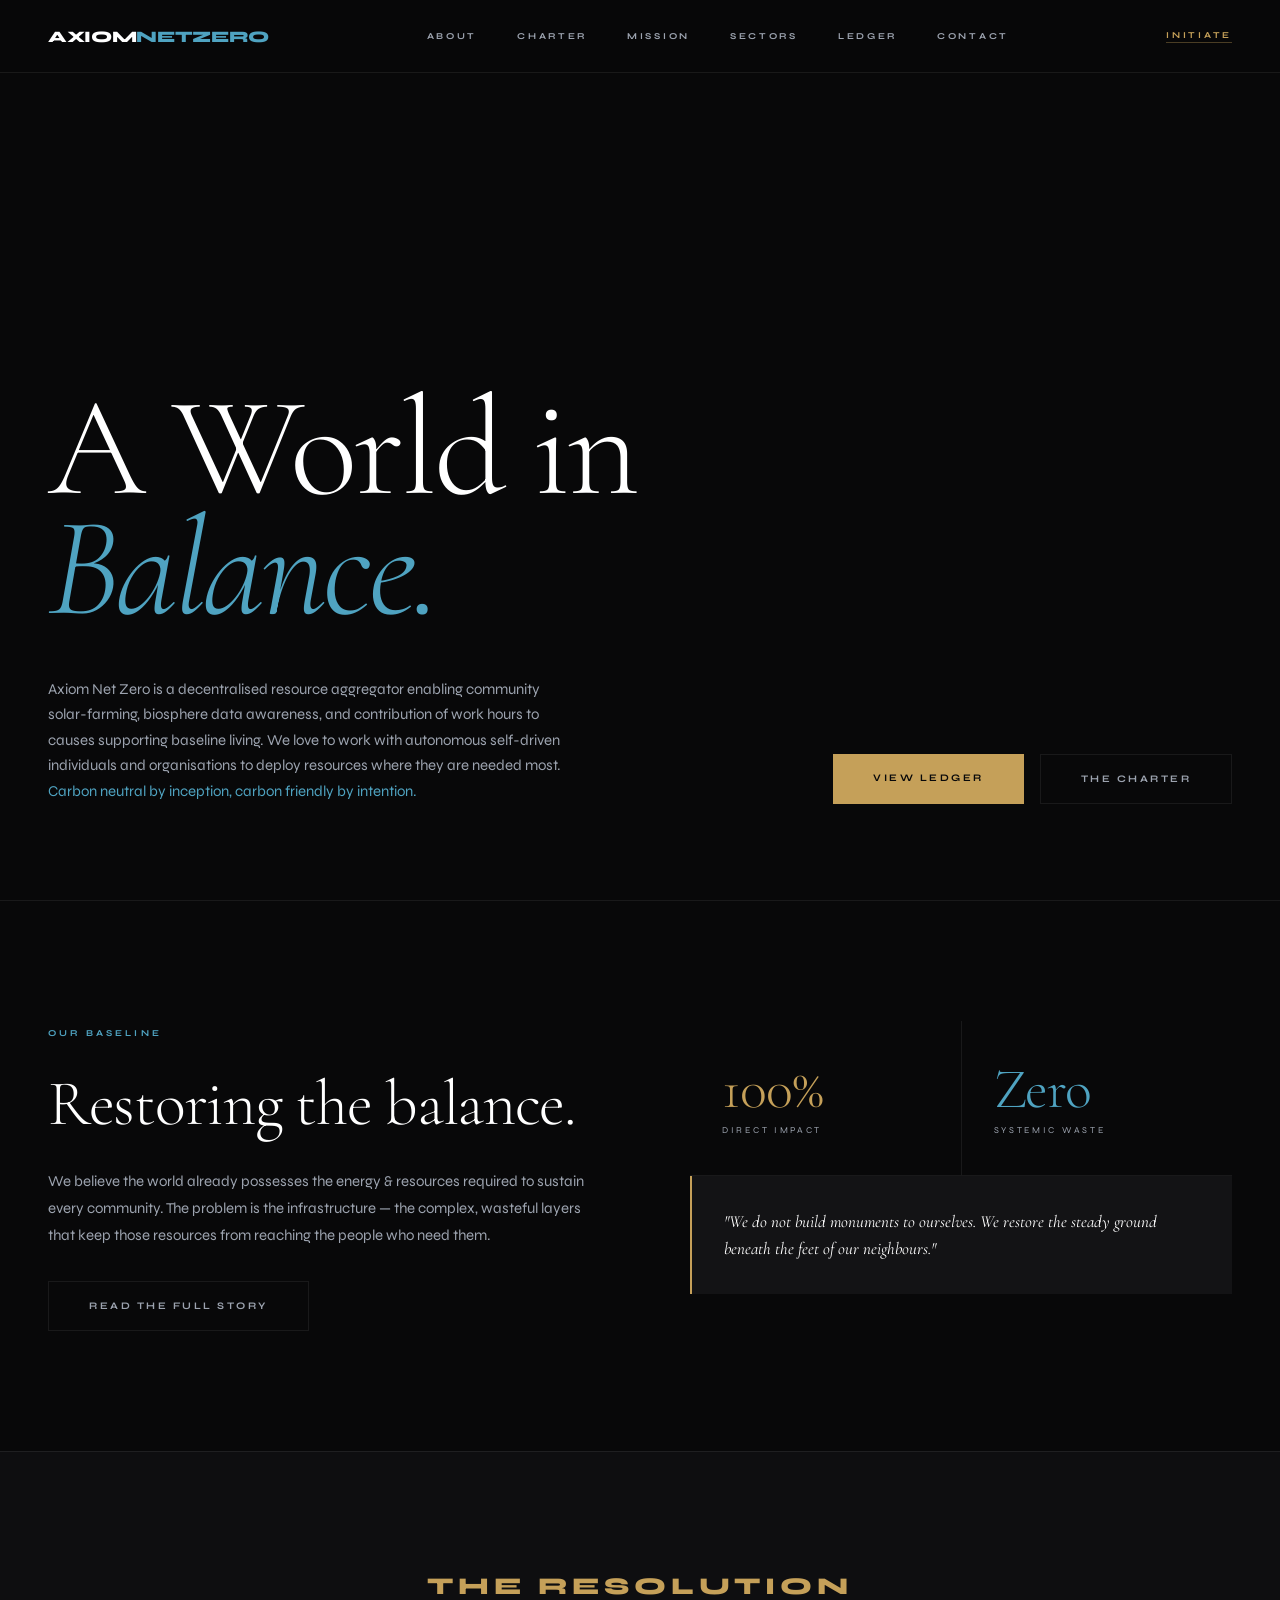
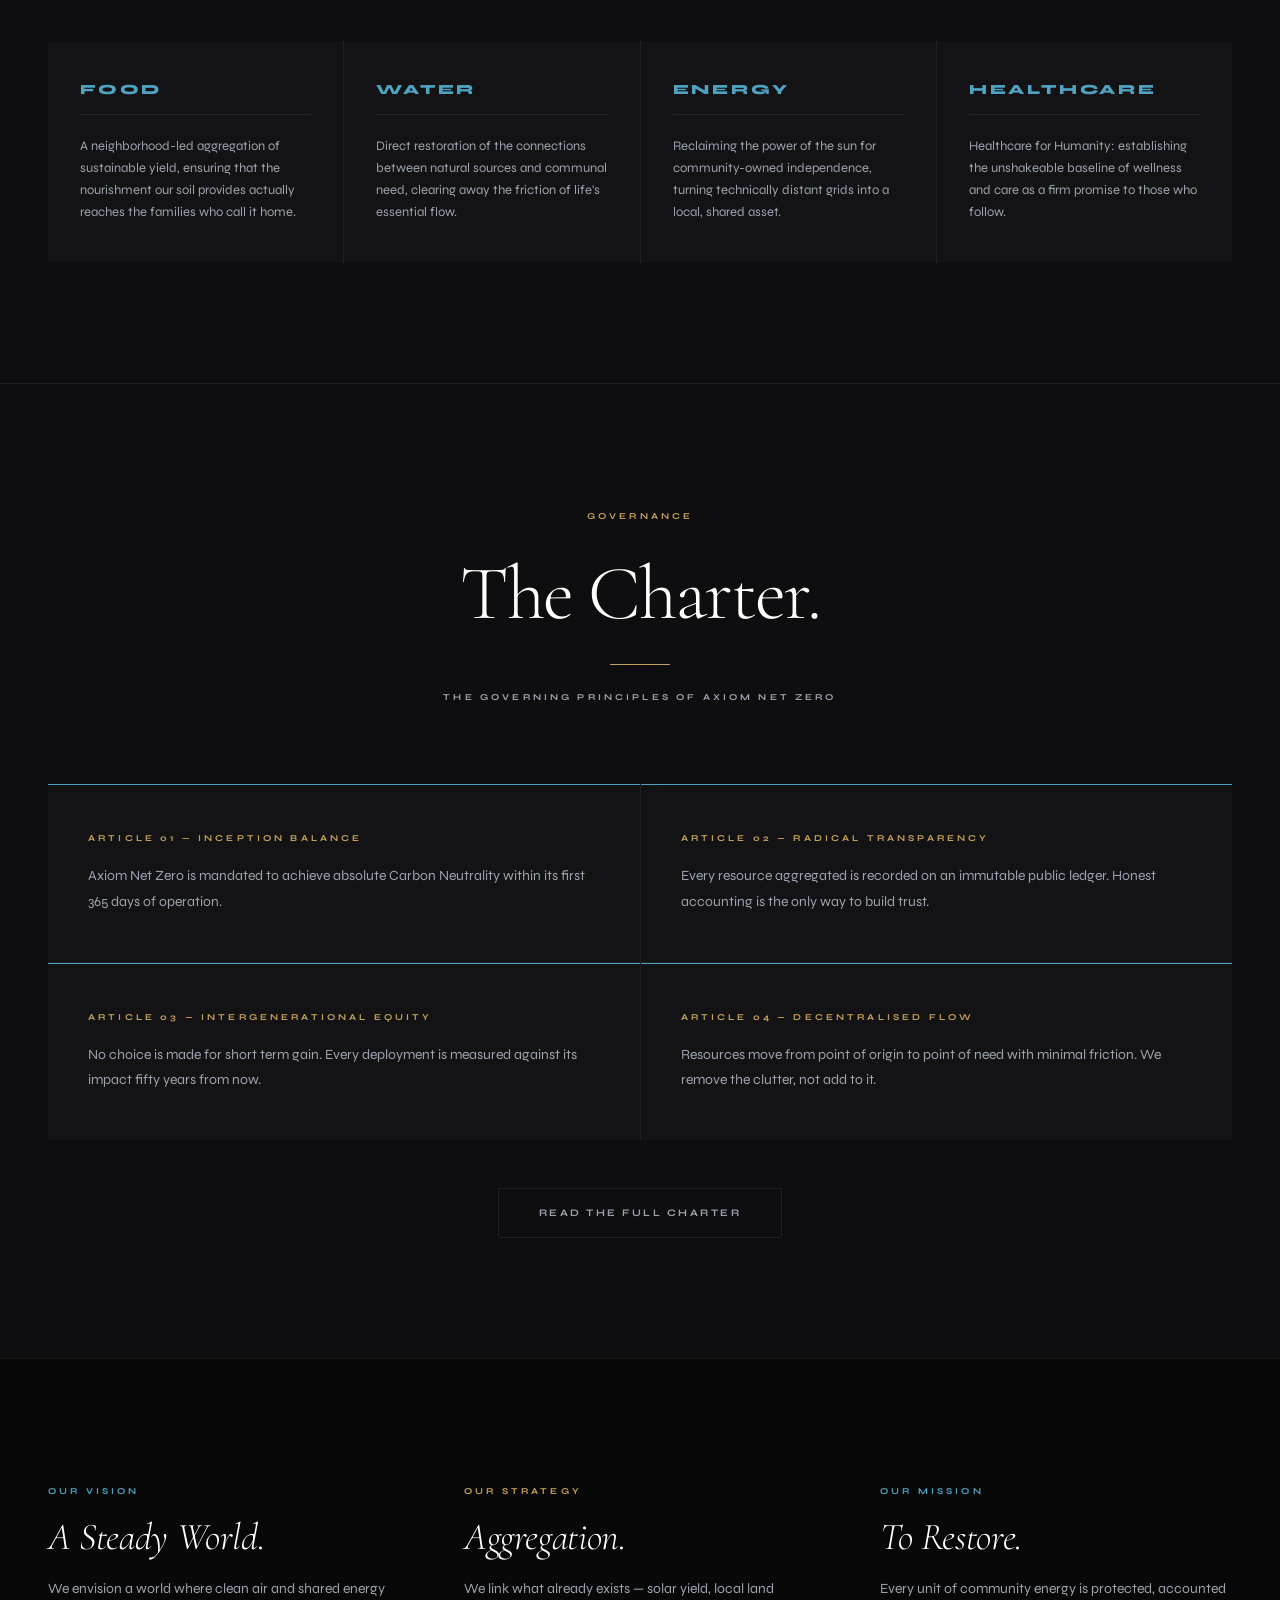
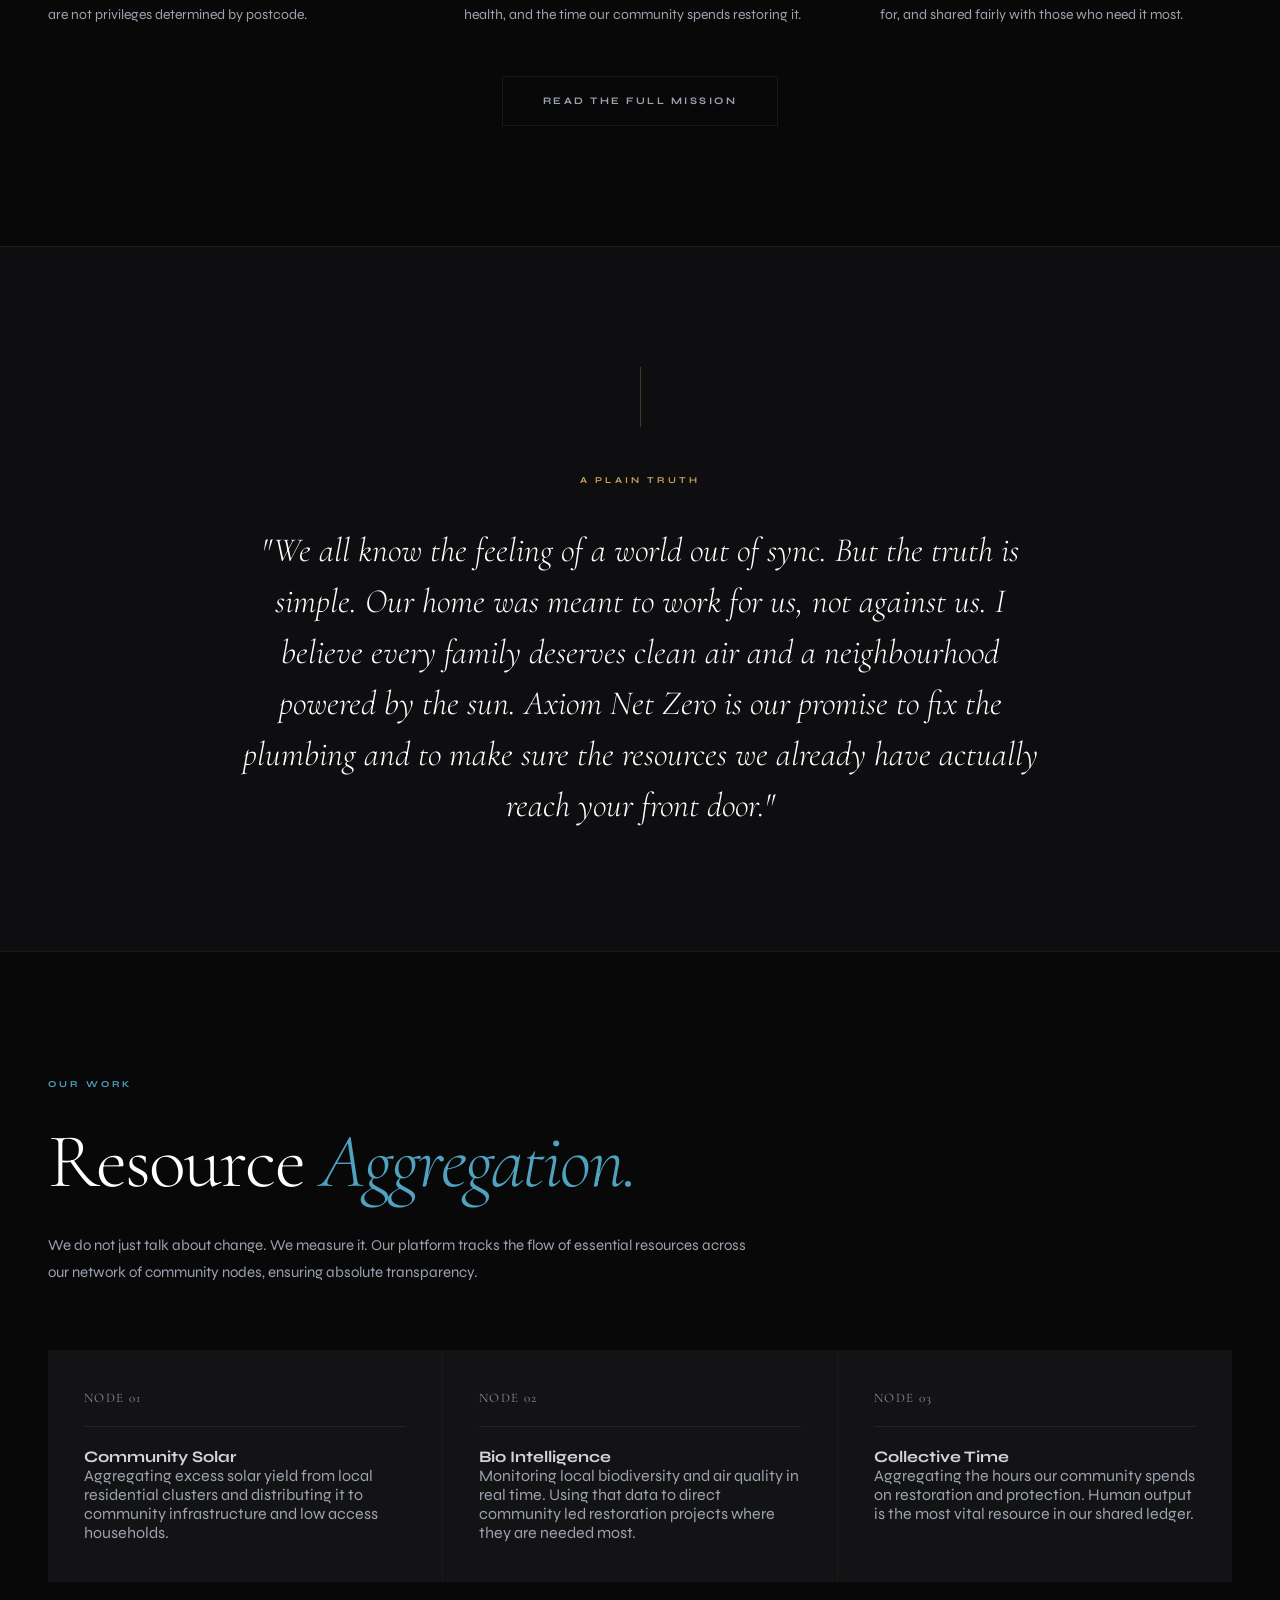
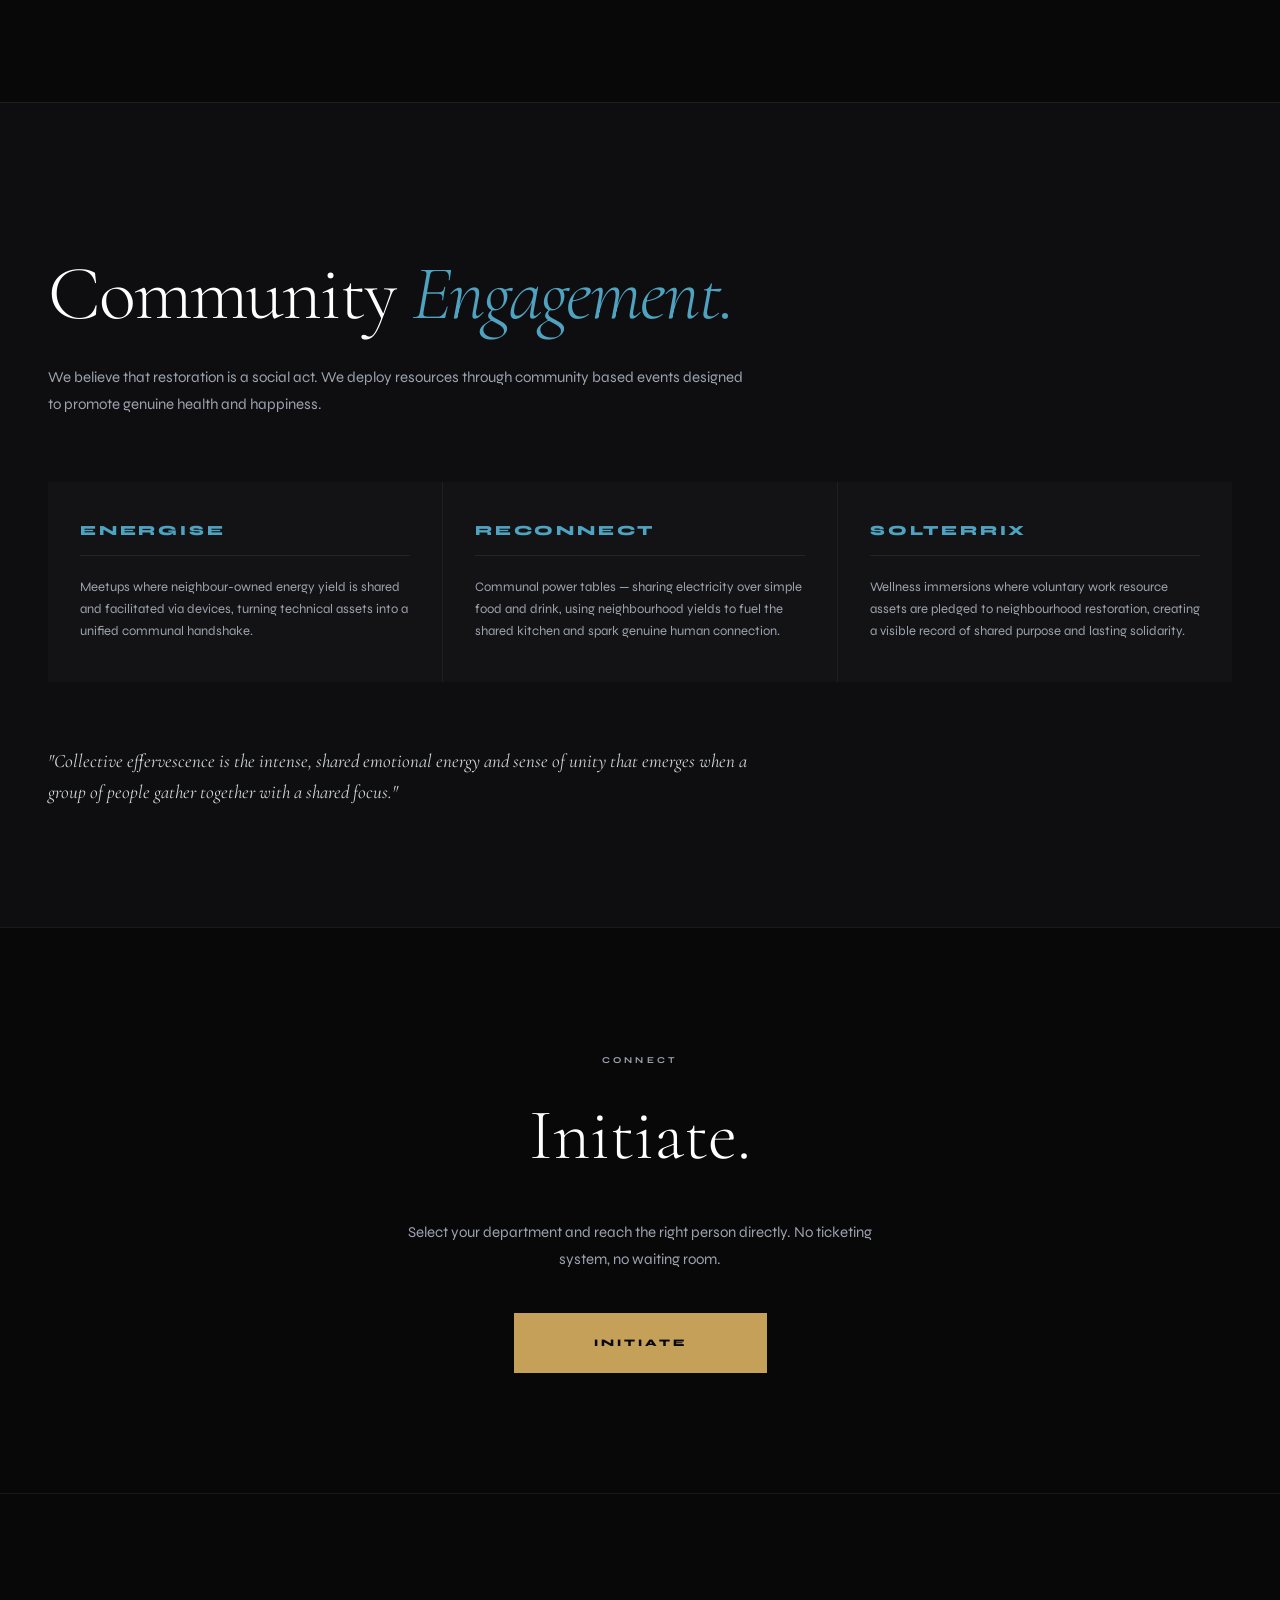
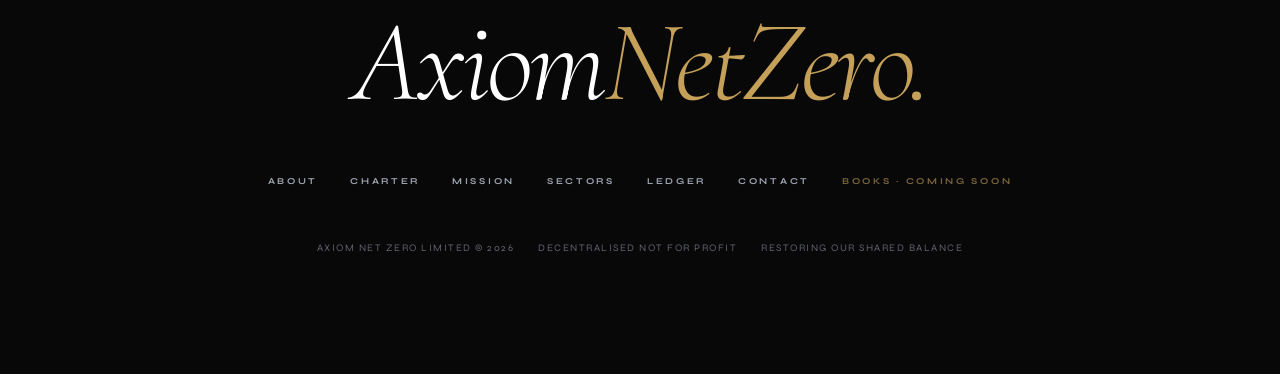
<file: index.html>
<!DOCTYPE html>
<html lang="en">
<head>
    <meta charset="UTF-8">
    <meta name="viewport" content="width=device-width, initial-scale=1.0">
    <title>Axiom Net Zero | Restoring Our Shared Balance</title>
    <meta name="description" content="Axiom Net Zero is a decentralised resource aggregator enabling community solar-farming, biosphere data awareness, and collective restoration work.">
    <link href="https://fonts.googleapis.com/css2?family=Cormorant+Garamond:ital,wght@0,300;0,400;0,600;1,300;1,400&family=Syne:wght@400;500;700;800&display=swap" rel="stylesheet">
    <link rel="stylesheet" href="styles.css">
</head>
<body>

    <nav>
        <div class="nav-inner">
            <a href="index.html" class="wordmark">Axiom<span>NetZero</span></a>
            <div class="nav-links">
                <a href="about.html">About</a>
                <a href="charter.html">Charter</a>
                <a href="mission.html">Mission</a>
                <a href="sectors.html">Sectors</a>
                <a href="ledger.html">Ledger</a>
                <a href="contact.html">Contact</a>
            </div>
            <a href="contact.html" class="nav-cta">Initiate</a>
        </div>
    </nav>

    <div class="page-enter">
        <div class="hero-wrap">
            <div class="hero">
                <h1>A World in<br><em>Balance.</em></h1>
                <div class="hero-sub">
                    <p class="hero-desc">
                        Axiom Net Zero is a decentralised resource aggregator enabling community solar-farming, biosphere data awareness, and contribution of work hours to causes supporting baseline living. We love to work with autonomous self-driven individuals and organisations to deploy resources where they are needed most.
                        <span class="coral">Carbon neutral by inception, carbon friendly by intention.</span>
                    </p>
                    <div class="hero-actions">
                        <a href="ledger.html" class="btn-primary">View Ledger</a>
                        <a href="charter.html" class="btn-ghost">The Charter</a>
                    </div>
                </div>
            </div>
        </div>

        <div class="section-divider">
            <div class="section reveal" id="about">
                <div class="two-col">
                    <div class="about-left">
                        <span class="eyebrow coral">OUR Baseline</span>
                        <h3>Restoring the balance.</h3>
                        <p>We believe the world already possesses the energy & resources required to sustain every community. The problem is the infrastructure — the complex, wasteful layers that keep those resources from reaching the people who need them.</p>
                        <a href="about.html" class="btn-ghost" style="margin-top: 8px;">Read The Full Story</a>
                    </div>
                    <div>
                        <div class="stat-grid">
                            <div class="stat-cell"><div class="stat-num">100%</div><div class="stat-label">Direct Impact</div></div>
                            <div class="stat-cell"><div class="stat-num c">Zero</div><div class="stat-label">Systemic Waste</div></div>
                            <div class="stat-quote"><p>"We do not build monuments to ourselves. We restore the steady ground beneath the feet of our neighbours."</p></div>
                        </div>
                    </div>
                </div>
            </div>
        </div>

        <div class="full-bleed section-divider" id="pillars">
            <div class="section reveal">
                <h2 style="display: block; text-align: center; margin-bottom: 40px; font-size: 24px; letter-spacing: 0.2em; font-weight: 800; text-transform: uppercase; color: var(--gold);">THE RESOLUTION</h2>
                <div class="grid-4">
                    <div class="pillar-cell"><h4>Food</h4><p>A neighborhood-led aggregation of sustainable yield, ensuring that the nourishment our soil provides actually reaches the families who call it home.</p></div>
                    <div class="pillar-cell"><h4>Water</h4><p>Direct restoration of the connections between natural sources and communal need, clearing away the friction of life's essential flow.</p></div>
                    <div class="pillar-cell"><h4>Energy</h4><p>Reclaiming the power of the sun for community-owned independence, turning technically distant grids into a local, shared asset.</p></div>
                    <div class="pillar-cell"><h4>Healthcare</h4><p>Healthcare for Humanity: establishing the unshakeable baseline of wellness and care as a firm promise to those who follow.</p></div>
                </div>
            </div>
        </div>

        <div class="full-bleed section-divider" id="charter">
            <div class="section reveal">
                <div class="charter-header">
                    <span class="eyebrow gold">Governance</span>
                    <h2>The Charter.</h2>
                    <div class="charter-rule"></div>
                    <span class="eyebrow ash">The Governing Principles of Axiom Net Zero</span>
                </div>
                <div class="charter-grid">
                    <div class="charter-item"><h4>Article 01 — Inception Balance</h4><p>Axiom Net Zero is mandated to achieve absolute Carbon Neutrality within its first 365 days of operation.</p></div>
                    <div class="charter-item"><h4>Article 02 — Radical Transparency</h4><p>Every resource aggregated is recorded on an immutable public ledger. Honest accounting is the only way to build trust.</p></div>
                    <div class="charter-item"><h4>Article 03 — Intergenerational Equity</h4><p>No choice is made for short term gain. Every deployment is measured against its impact fifty years from now.</p></div>
                    <div class="charter-item"><h4>Article 04 — Decentralised Flow</h4><p>Resources move from point of origin to point of need with minimal friction. We remove the clutter, not add to it.</p></div>
                </div>
                <div style="text-align: center; margin-top: 48px;"><a href="charter.html" class="btn-ghost">Read The Full Charter</a></div>
            </div>
        </div>

        <div class="section-divider" id="mission">
            <div class="section reveal">
                <div class="vision-row">
                    <div class="vision-col"><span class="eyebrow coral">OUR Vision</span><h3>A Steady World.</h3><p class="ash">We envision a world where clean air and shared energy are not privileges determined by postcode.</p></div>
                    <div class="vision-col"><span class="eyebrow gold">OUR Strategy</span><h3>Aggregation.</h3><p class="ash">We link what already exists — solar yield, local land health, and the time our community spends restoring it.</p></div>
                    <div class="vision-col"><span class="eyebrow coral">OUR Mission</span><h3>To Restore.</h3><p class="ash">Every unit of community energy is protected, accounted for, and shared fairly with those who need it most.</p></div>
                </div>
                <div style="text-align: center; margin-top: 48px;"><a href="mission.html" class="btn-ghost">Read The Full Mission</a></div>
            </div>
        </div>

        <div class="full-bleed section-divider" id="mandate">
            <div class="section reveal">
                <div style="max-width: 800px; margin: 0 auto; text-align: center;">
                    <div style="width: 1px; height: 60px; background: rgba(197,160,89,0.3); margin: 0 auto 48px;"></div>
                    <span class="eyebrow gold" style="display:block;margin-bottom:40px;">A Plain Truth</span>
                    <p style="font-family: 'Cormorant Garamond', serif; font-size: clamp(22px, 2.8vw, 34px); font-weight: 300; font-style: italic; line-height: 1.5; color: #fff;">
                        "We all know the feeling of a world out of sync. But the truth is simple. Our home was meant to work for us, not against us. I believe every family deserves clean air and a neighbourhood powered by the sun. Axiom Net Zero is our promise to fix the plumbing and to make sure the resources we already have actually reach your front door."
                    </p>
                </div>
            </div>
        </div>

        <div class="section-divider" id="work">
            <div class="section reveal">
                <div style="max-width: 700px; margin-bottom: 64px;">
                    <span class="eyebrow coral">OUR WORK</span>
                    <h2 style="font-family: 'Cormorant Garamond', serif; font-weight: 300; font-size: clamp(48px, 6vw, 80px); letter-spacing: -0.025em; color: #fff; margin: 24px 0;">Resource <em style="color: var(--coral); font-style: italic;">Aggregation.</em></h2>
                    <p class="ash" style="font-size: 15px; line-height: 1.8;">We do not just talk about change. We measure it. Our platform tracks the flow of essential resources across our network of community nodes, ensuring absolute transparency.</p>
                </div>
                <div class="deploy-grid">
                    <div class="deploy-cell"><span class="deploy-num">NODE 01</span><h4>Community Solar</h4><p class="ash">Aggregating excess solar yield from local residential clusters and distributing it to community infrastructure and low access households.</p></div>
                    <div class="deploy-cell"><span class="deploy-num">NODE 02</span><h4>Bio Intelligence</h4><p class="ash">Monitoring local biodiversity and air quality in real time. Using that data to direct community led restoration projects where they are needed most.</p></div>
                    <div class="deploy-cell"><span class="deploy-num">NODE 03</span><h4>Collective Time</h4><p class="ash">Aggregating the hours our community spends on restoration and protection. Human output is the most vital resource in our shared ledger.</p></div>
                </div>
            </div>
        </div>

        <div class="full-bleed section-divider" id="engagement">
            <div class="section reveal">
                <div style="max-width: 700px; margin-bottom: 64px;">
                    <h2 style="font-family: 'Cormorant Garamond', serif; font-weight: 300; font-size: clamp(48px, 6vw, 80px); letter-spacing: -0.025em; color: #fff; margin: 24px 0;">Community <em style="color: var(--coral); font-style: italic;">Engagement.</em></h2>
                    <p class="ash" style="font-size: 15px; line-height: 1.8;">We believe that restoration is a social act. We deploy resources through community based events designed to promote genuine health and happiness.</p>
                </div>
                <div class="grid-4" style="grid-template-columns: repeat(3, 1fr);">
                    <div class="pillar-cell"><h4>Energise</h4><p>Meetups where neighbour-owned energy yield is shared and facilitated via devices, turning technical assets into a unified communal handshake.</p></div>
                    <div class="pillar-cell"><h4>Reconnect</h4><p>Communal power tables — sharing electricity over simple food and drink, using neighbourhood yields to fuel the shared kitchen and spark genuine human connection.</p></div>
                    <div class="pillar-cell"><h4>Solterrix</h4><p>Wellness immersions where voluntary work resource assets are pledged to neighbourhood restoration, creating a visible record of shared purpose and lasting solidarity.</p></div>
                </div>
                <div style="max-width: 700px; margin-top: 64px;">
                    <p style="font-family: 'Cormorant Garamond', serif; font-style: italic; font-size: 19px; color: var(--pale); line-height: 1.6;">"Collective effervescence is the intense, shared emotional energy and sense of unity that emerges when a group of people gather together with a shared focus."</p>
                </div>
            </div>
        </div>

        <div class="section-divider" id="contact">
            <div class="section reveal" style="text-align: center;">
                <span class="eyebrow ash">Connect</span>
                <h2 style="font-family: 'Cormorant Garamond', serif; font-weight: 300; font-size: 72px; color: #fff; margin: 24px 0 40px;">Initiate.</h2>
                <p class="ash" style="max-width: 500px; margin: 0 auto 40px; font-size: 15px; line-height: 1.8;">Select your department and reach the right person directly. No ticketing system, no waiting room.</p>
                <a href="contact.html" class="btn-primary" style="padding: 24px 80px; font-weight: 800; letter-spacing: 0.3em;">Initiate</a>
            </div>
        </div>
    </div>

    <footer>
        <div class="footer-inner">
            <div class="footer-wordmark">Axiom<span>NetZero.</span></div>
            <div class="footer-links">
                <a href="about.html">About</a>
                <a href="charter.html">Charter</a>
                <a href="mission.html">Mission</a>
                <a href="sectors.html">Sectors</a>
                <a href="ledger.html">Ledger</a>
                <a href="contact.html">Contact</a>
                <span style="font-size: 9px; letter-spacing: 0.3em; text-transform: uppercase; font-weight: 700; color: var(--gold); opacity: 0.6;">Books · Coming Soon</span>
            </div>
            <div class="footer-base"><span>Axiom Net Zero Limited &copy; 2026</span><span>Decentralised Not For Profit</span><span>Restoring Our Shared Balance</span></div>
        </div>
    </footer>

    <script src="app.js"></script>
</body>
</html>
</file>
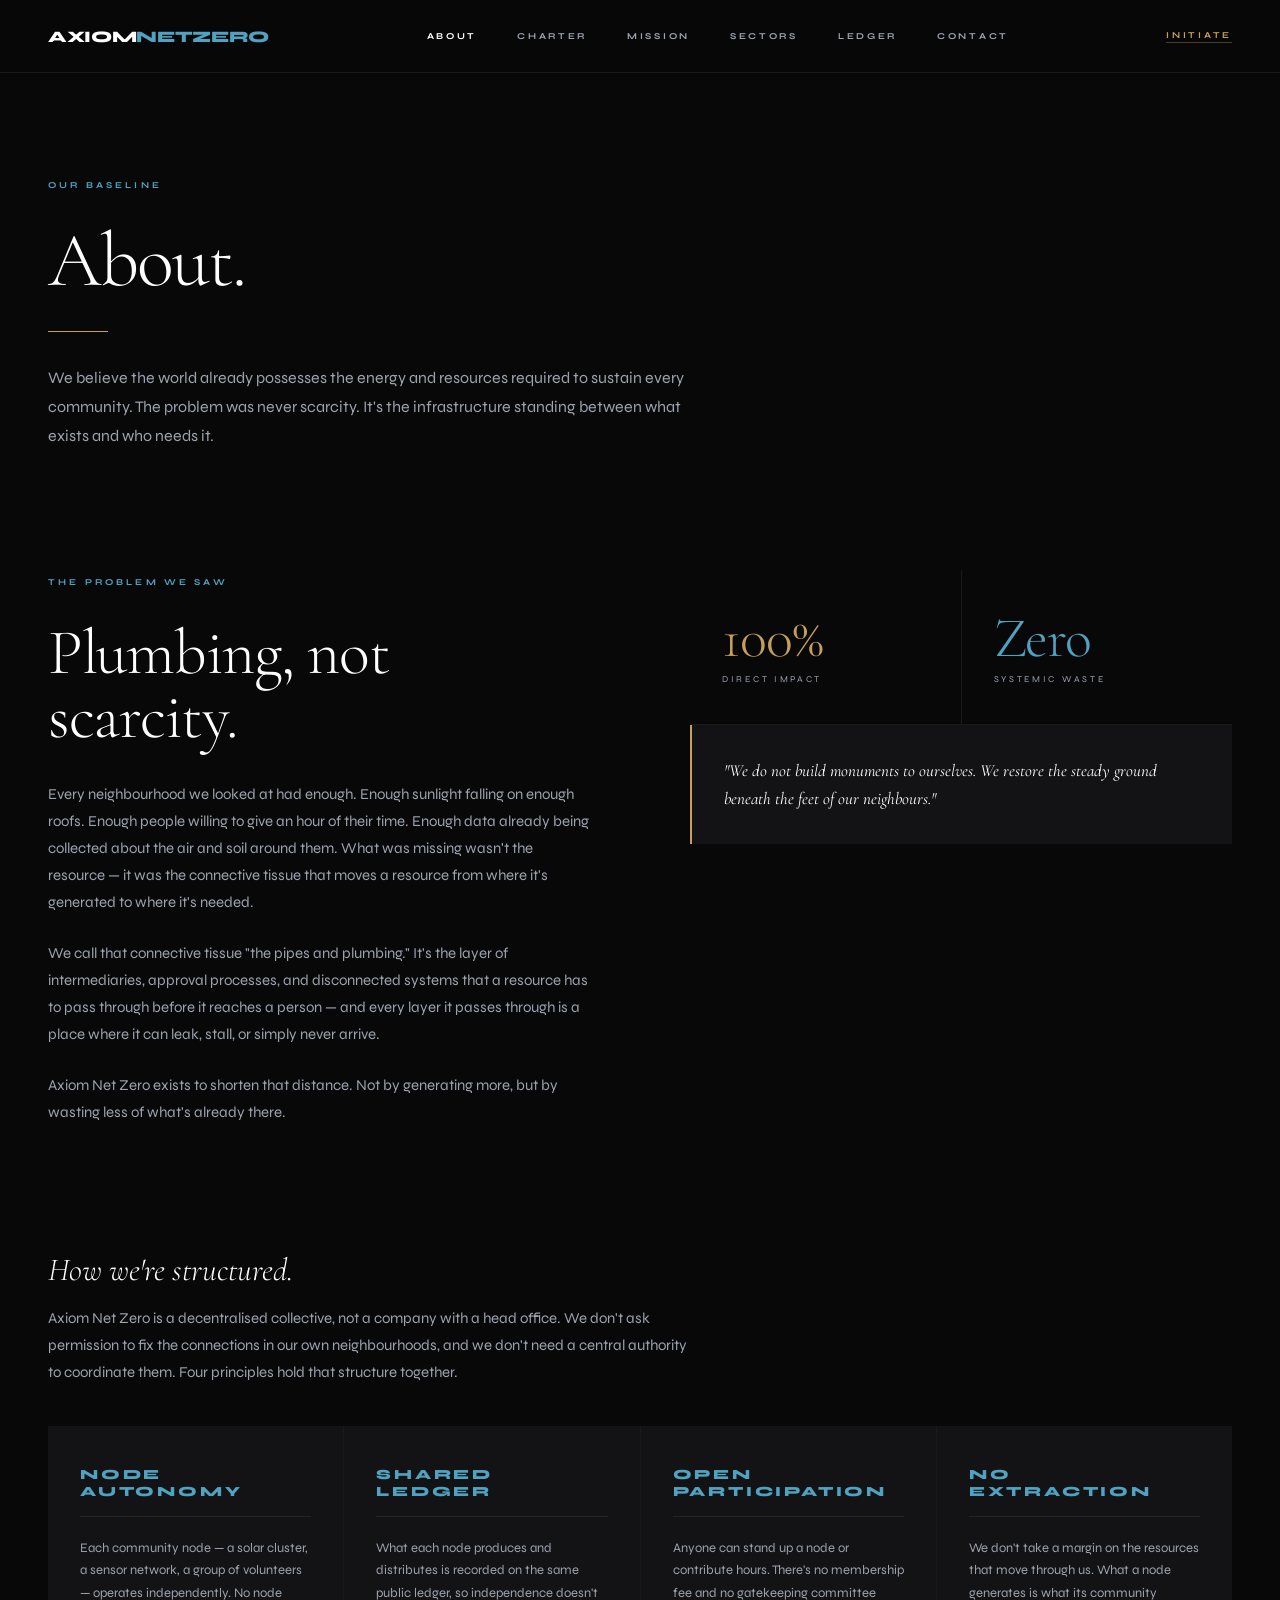
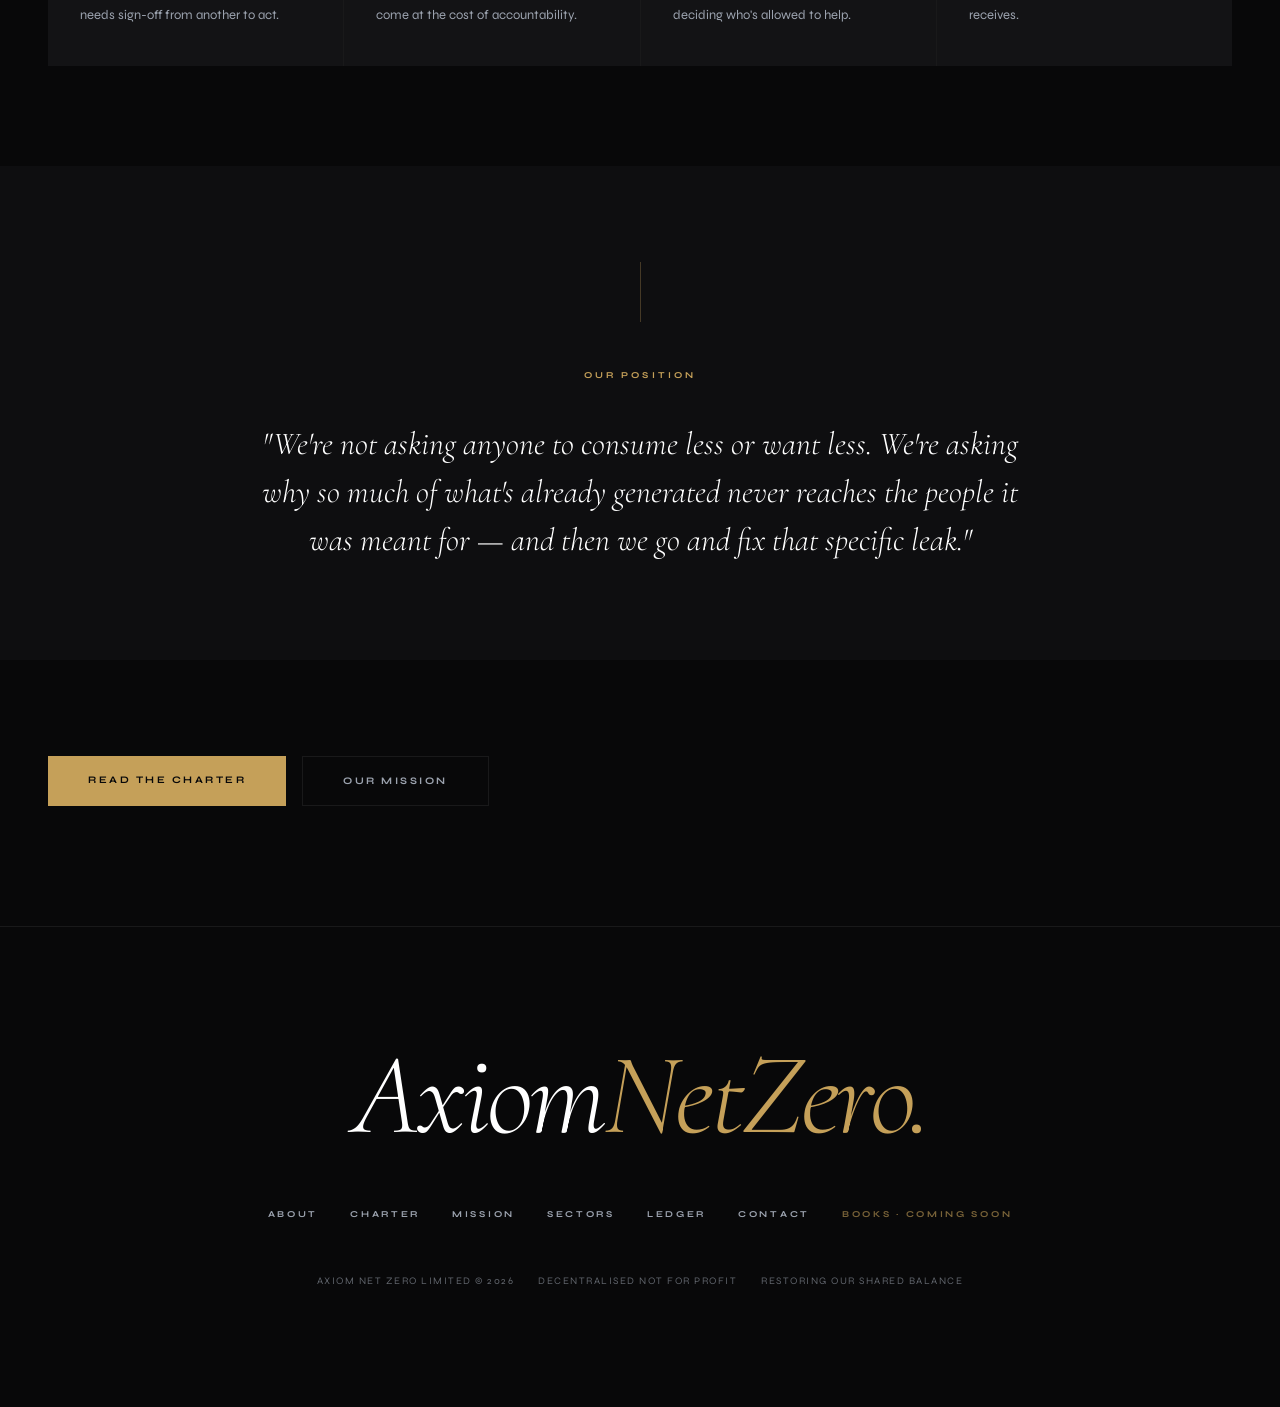
<file: about.html>
<!DOCTYPE html>
<html lang="en">
<head>
    <meta charset="UTF-8">
    <meta name="viewport" content="width=device-width, initial-scale=1.0">
    <title>About | Axiom Net Zero</title>
    <meta name="description" content="Axiom Net Zero is a decentralised collective restoring the connection between the resources a community already has and the people who need them.">
    <link href="https://fonts.googleapis.com/css2?family=Cormorant+Garamond:ital,wght@0,300;0,400;0,600;1,300;1,400&family=Syne:wght@400;500;700;800&display=swap" rel="stylesheet">
    <link rel="stylesheet" href="styles.css">
</head>
<body>

    <nav>
        <div class="nav-inner">
            <a href="index.html" class="wordmark">Axiom<span>NetZero</span></a>
            <div class="nav-links">
                <a href="about.html" class="current">About</a>
                <a href="charter.html">Charter</a>
                <a href="mission.html">Mission</a>
                <a href="sectors.html">Sectors</a>
                <a href="ledger.html">Ledger</a>
                <a href="contact.html">Contact</a>
            </div>
            <a href="contact.html" class="nav-cta">Initiate</a>
        </div>
    </nav>

    <div class="page-enter">
        <div class="page-header">
            <span class="eyebrow coral">OUR BASELINE</span>
            <h1>About.</h1>
            <div class="rule"></div>
            <p>We believe the world already possesses the energy and resources required to sustain every community. The problem was never scarcity. It's the infrastructure standing between what exists and who needs it.</p>
        </div>

        <div class="section reveal">
            <div class="two-col" style="margin-bottom: 100px;">
                <div class="about-left">
                    <span class="eyebrow coral">The Problem We Saw</span>
                    <h3>Plumbing, not scarcity.</h3>
                    <p>Every neighbourhood we looked at had enough. Enough sunlight falling on enough roofs. Enough people willing to give an hour of their time. Enough data already being collected about the air and soil around them. What was missing wasn't the resource — it was the connective tissue that moves a resource from where it's generated to where it's needed.</p>
                    <p>We call that connective tissue "the pipes and plumbing." It's the layer of intermediaries, approval processes, and disconnected systems that a resource has to pass through before it reaches a person — and every layer it passes through is a place where it can leak, stall, or simply never arrive.</p>
                    <p>Axiom Net Zero exists to shorten that distance. Not by generating more, but by wasting less of what's already there.</p>
                </div>
                <div>
                    <div class="stat-grid">
                        <div class="stat-cell"><div class="stat-num">100%</div><div class="stat-label">Direct Impact</div></div>
                        <div class="stat-cell"><div class="stat-num c">Zero</div><div class="stat-label">Systemic Waste</div></div>
                        <div class="stat-quote"><p>"We do not build monuments to ourselves. We restore the steady ground beneath the feet of our neighbours."</p></div>
                    </div>
                </div>
            </div>

            <div style="margin-bottom: 100px;">
                <h3 style="font-family: 'Cormorant Garamond', serif; font-weight: 300; font-style: italic; font-size: 32px; color: #fff; margin-bottom: 16px;">How we're structured.</h3>
                <p class="ash" style="max-width: 640px; font-size: 15px; line-height: 1.8; margin-bottom: 40px;">Axiom Net Zero is a decentralised collective, not a company with a head office. We don't ask permission to fix the connections in our own neighbourhoods, and we don't need a central authority to coordinate them. Four principles hold that structure together.</p>
                <div class="grid-4">
                    <div class="pillar-cell"><h4>Node Autonomy</h4><p>Each community node — a solar cluster, a sensor network, a group of volunteers — operates independently. No node needs sign-off from another to act.</p></div>
                    <div class="pillar-cell"><h4>Shared Ledger</h4><p>What each node produces and distributes is recorded on the same public ledger, so independence doesn't come at the cost of accountability.</p></div>
                    <div class="pillar-cell"><h4>Open Participation</h4><p>Anyone can stand up a node or contribute hours. There's no membership fee and no gatekeeping committee deciding who's allowed to help.</p></div>
                    <div class="pillar-cell"><h4>No Extraction</h4><p>We don't take a margin on the resources that move through us. What a node generates is what its community receives.</p></div>
                </div>
            </div>

            <div class="full-bleed" style="margin: 0 -48px; padding: 96px 48px;">
                <div style="max-width: 800px; margin: 0 auto; text-align: center;">
                    <div style="width: 1px; height: 60px; background: rgba(197,160,89,0.3); margin: 0 auto 48px;"></div>
                    <span class="eyebrow gold" style="display:block;margin-bottom:40px;">Our Position</span>
                    <p style="font-family: 'Cormorant Garamond', serif; font-size: clamp(22px, 2.8vw, 32px); font-weight: 300; font-style: italic; line-height: 1.5; color: #fff;">
                        "We're not asking anyone to consume less or want less. We're asking why so much of what's already generated never reaches the people it was meant for — and then we go and fix that specific leak."
                    </p>
                </div>
            </div>

            <div style="margin-top: 96px; display: flex; gap: 16px; flex-wrap: wrap;">
                <a href="charter.html" class="btn-primary">Read The Charter</a>
                <a href="mission.html" class="btn-ghost">Our Mission</a>
            </div>
        </div>
    </div>

    <footer>
        <div class="footer-inner">
            <div class="footer-wordmark">Axiom<span>NetZero.</span></div>
            <div class="footer-links">
                <a href="about.html">About</a>
                <a href="charter.html">Charter</a>
                <a href="mission.html">Mission</a>
                <a href="sectors.html">Sectors</a>
                <a href="ledger.html">Ledger</a>
                <a href="contact.html">Contact</a>
                <span style="font-size: 9px; letter-spacing: 0.3em; text-transform: uppercase; font-weight: 700; color: var(--gold); opacity: 0.6;">Books · Coming Soon</span>
            </div>
            <div class="footer-base"><span>Axiom Net Zero Limited &copy; 2026</span><span>Decentralised Not For Profit</span><span>Restoring Our Shared Balance</span></div>
        </div>
    </footer>

    <script src="app.js"></script>
</body>
</html>
</file>
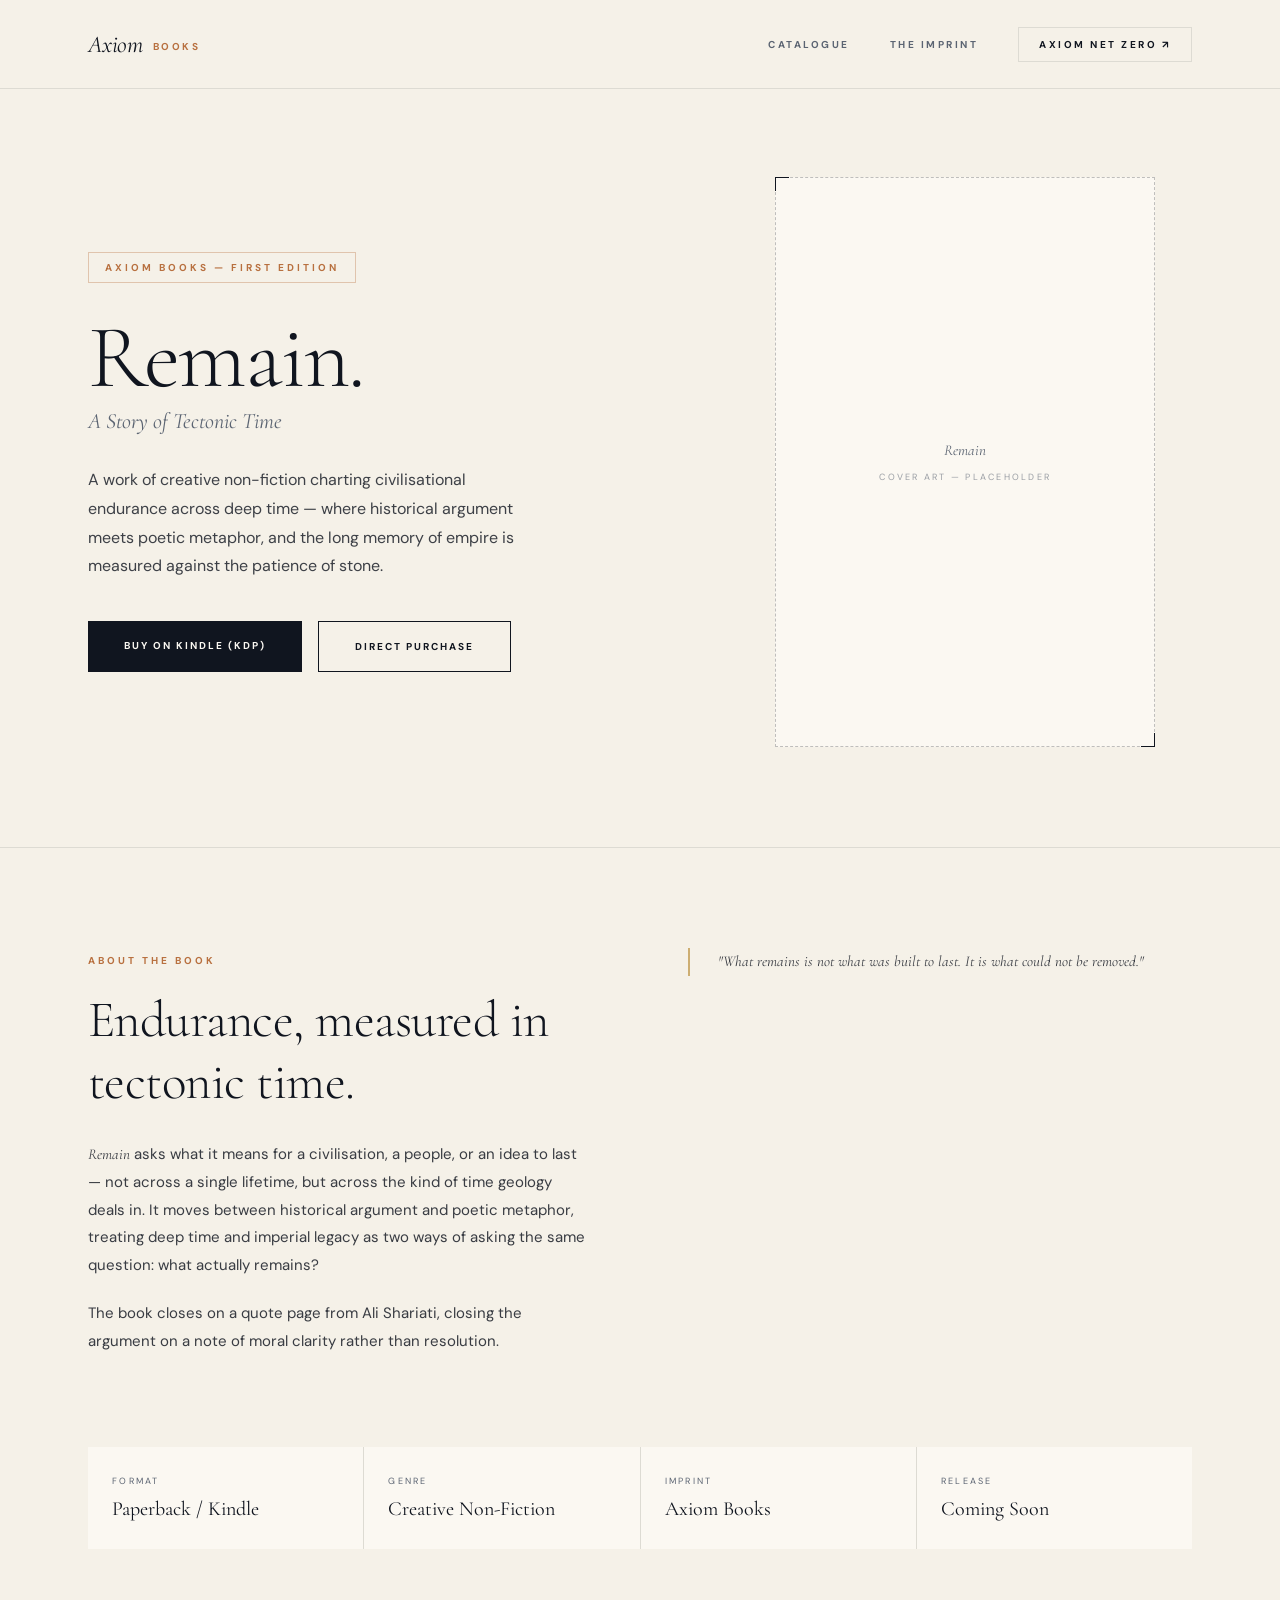
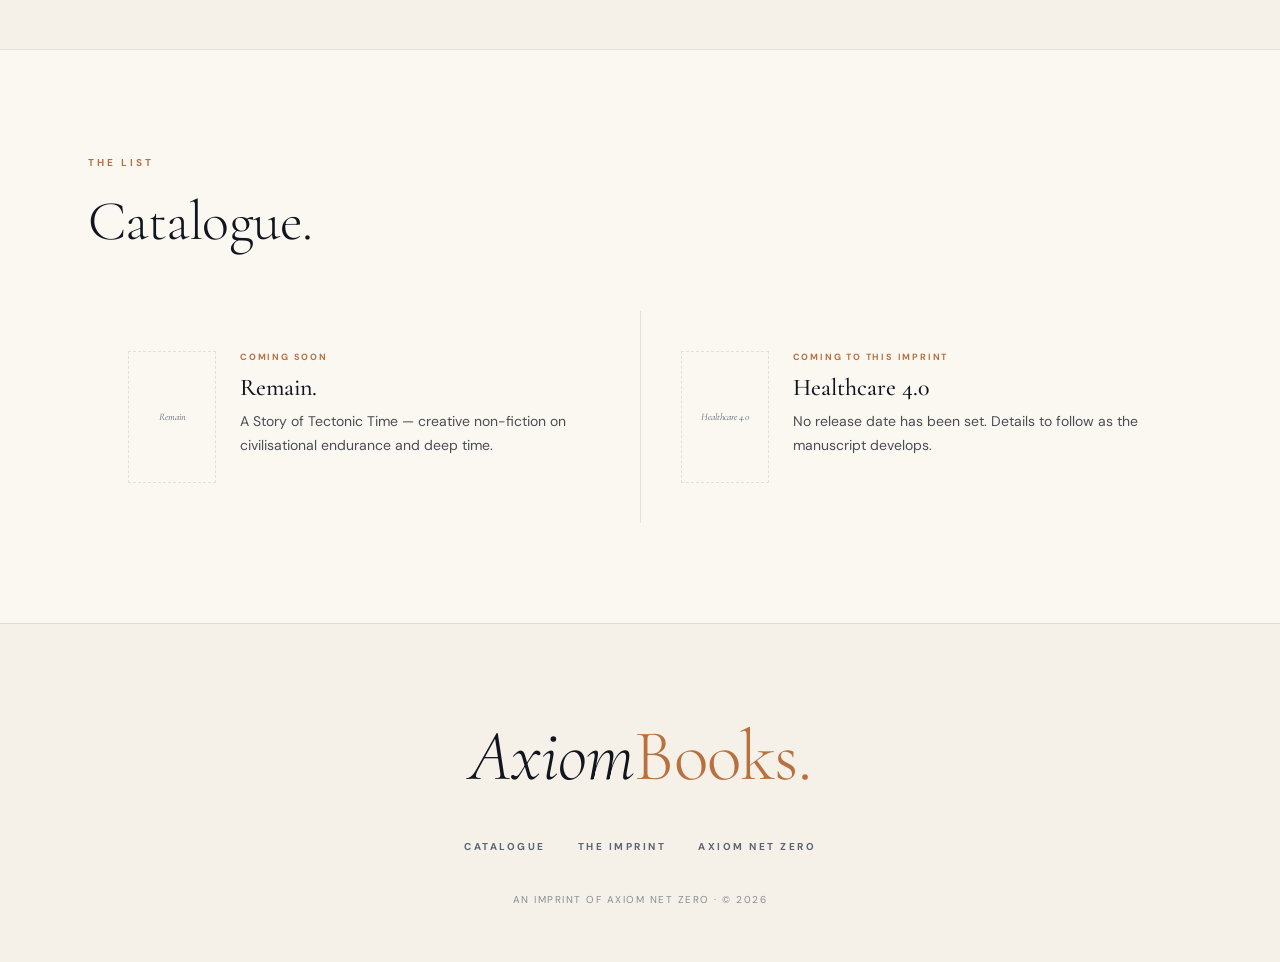
<file: books.html>
<!DOCTYPE html>
<html lang="en">
<head>
    <meta charset="UTF-8">
    <meta name="viewport" content="width=device-width, initial-scale=1.0">
    <title>Axiom Books | An Imprint of Axiom Net Zero</title>
    <link href="https://fonts.googleapis.com/css2?family=Cormorant+Garamond:ital,wght@0,300;0,400;0,600;1,300;1,400&family=DM+Sans:wght@400;500;700&display=swap" rel="stylesheet">
    <style>
        :root {
            --cream: #F5F1E8;
            --paper: #FBF8F2;
            --navy: #10151F;
            --dusk: #5B6472;
            --gold: #C5A059;
            --amber: #B8703F;
            --rule: rgba(16,21,31,0.1);
        }

        *, *::before, *::after { box-sizing: border-box; margin: 0; padding: 0; }
        html { scroll-behavior: smooth; }
        body {
            background: var(--cream);
            color: var(--navy);
            font-family: 'DM Sans', sans-serif;
            font-weight: 400;
            overflow-x: hidden;
            -webkit-font-smoothing: antialiased;
        }

        .eyebrow {
            font-size: 10px;
            letter-spacing: 0.3em;
            text-transform: uppercase;
            font-weight: 700;
            color: var(--amber);
        }

        nav {
            border-bottom: 1px solid var(--rule);
            background: var(--cream);
        }
        .nav-inner {
            max-width: 1200px; margin: 0 auto;
            padding: 0 48px; height: 88px;
            display: flex; justify-content: space-between; align-items: center;
        }
        .wordmark {
            font-family: 'Cormorant Garamond', serif;
            font-weight: 400; font-style: italic; font-size: 24px;
            letter-spacing: -0.01em; color: var(--navy);
            text-decoration: none;
        }
        .wordmark span { color: var(--amber); font-style: normal; font-family: 'DM Sans', sans-serif; font-weight: 700; font-size: 10px; letter-spacing: 0.25em; text-transform: uppercase; vertical-align: middle; margin-left: 10px; }
        .nav-links { display: flex; align-items: center; gap: 40px; }
        .nav-links a {
            font-size: 10px; letter-spacing: 0.25em; text-transform: uppercase; font-weight: 700;
            color: var(--dusk); text-decoration: none; transition: color 0.25s;
        }
        .nav-links a:hover { color: var(--navy); }
        .nav-back {
            border: 1px solid var(--rule); padding: 10px 20px;
            color: var(--navy) !important;
        }
        .nav-back:hover { border-color: var(--navy); }

        .section { padding: 100px 48px; max-width: 1200px; margin: 0 auto; }
        .rule-top { border-top: 1px solid var(--rule); }

        .hero {
            display: grid; grid-template-columns: 1.1fr 0.9fr; gap: 96px; align-items: center;
            padding: 88px 48px 100px; max-width: 1200px; margin: 0 auto;
        }
        .hero-tag {
            display: inline-block; font-size: 10px; letter-spacing: 0.3em; text-transform: uppercase;
            font-weight: 700; color: var(--amber); border: 1px solid rgba(184,112,63,0.35);
            padding: 8px 16px; margin-bottom: 32px;
        }
        .hero h1 {
            font-family: 'Cormorant Garamond', serif;
            font-weight: 300;
            font-size: clamp(56px, 7vw, 96px);
            letter-spacing: -0.02em;
            line-height: 0.95;
            color: var(--navy);
            margin-bottom: 8px;
        }
        .hero h1 em { color: var(--amber); font-style: italic; }
        .hero-subtitle {
            font-family: 'Cormorant Garamond', serif; font-style: italic; font-weight: 400;
            font-size: 22px; color: var(--dusk); margin-bottom: 32px;
        }
        .hero-desc { font-size: 16px; line-height: 1.8; color: var(--navy); opacity: 0.8; max-width: 460px; margin-bottom: 40px; }
        .hero-actions { display: flex; gap: 16px; flex-wrap: wrap; }

        .btn-primary {
            display: inline-block;
            background: var(--navy); color: var(--paper);
            font-size: 10px; letter-spacing: 0.2em; text-transform: uppercase; font-weight: 700;
            padding: 18px 36px; text-decoration: none;
            transition: filter 0.3s, transform 0.3s;
            cursor: pointer; border: none;
        }
        .btn-primary:hover { filter: brightness(1.2); transform: translateY(-1px); }
        .btn-ghost {
            display: inline-block;
            border: 1px solid var(--navy); color: var(--navy);
            font-size: 10px; letter-spacing: 0.2em; text-transform: uppercase; font-weight: 700;
            padding: 18px 36px; text-decoration: none;
            transition: all 0.3s;
            cursor: pointer; background: transparent;
        }
        .btn-ghost:hover { background: var(--navy); color: var(--paper); }
        .btn-disabled {
            display: inline-block;
            border: 1px dashed var(--rule); color: var(--dusk);
            font-size: 10px; letter-spacing: 0.2em; text-transform: uppercase; font-weight: 700;
            padding: 18px 36px; cursor: default; background: transparent;
        }

        .cover-frame {
            aspect-ratio: 2 / 3; width: 100%; max-width: 380px; margin: 0 auto;
            border: 1px dashed rgba(16,21,31,0.25);
            display: flex; flex-direction: column; align-items: center; justify-content: center;
            text-align: center; padding: 32px; background: var(--paper);
            position: relative;
        }
        .cover-frame .mark { font-family: 'Cormorant Garamond', serif; font-style: italic; font-size: 15px; color: var(--dusk); margin-bottom: 12px; }
        .cover-frame .label { font-size: 9px; letter-spacing: 0.25em; text-transform: uppercase; color: var(--dusk); opacity: 0.6; }
        .cover-frame .corner { position: absolute; width: 14px; height: 14px; border-color: var(--gold); }
        .cover-frame .corner.tl { top: -1px; left: -1px; border-top: 1px solid; border-left: 1px solid; }
        .cover-frame .corner.br { bottom: -1px; right: -1px; border-bottom: 1px solid; border-right: 1px solid; }

        .about-book { display: grid; grid-template-columns: 1fr 1fr; gap: 96px; }
        .about-book h2 {
            font-family: 'Cormorant Garamond', serif; font-weight: 300; font-size: clamp(36px, 4vw, 52px);
            letter-spacing: -0.01em; color: var(--navy); margin: 20px 0 28px;
        }
        .about-book p { font-size: 15px; line-height: 1.85; color: var(--navy); opacity: 0.82; margin-bottom: 20px; }
        .pull-quote {
            font-family: 'Cormorant Garamond', serif; font-style: italic; font-weight: 400;
            font-size: 24px; line-height: 1.5; color: var(--navy);
            border-left: 2px solid var(--gold); padding-left: 28px;
        }

        .details-grid { display: grid; grid-template-columns: repeat(4, 1fr); gap: 1px; background: var(--rule); margin-top: 72px; }
        .detail-cell { background: var(--paper); padding: 28px 24px; }
        .detail-label { font-size: 9px; letter-spacing: 0.25em; text-transform: uppercase; color: var(--dusk); margin-bottom: 10px; }
        .detail-value { font-family: 'Cormorant Garamond', serif; font-size: 20px; color: var(--navy); }

        .catalogue-header { text-align: left; margin-bottom: 56px; }
        .catalogue-header h2 {
            font-family: 'Cormorant Garamond', serif; font-weight: 300; font-size: clamp(36px, 4.5vw, 56px);
            letter-spacing: -0.01em; color: var(--navy); margin: 16px 0;
        }
        .catalogue-grid { display: grid; grid-template-columns: repeat(2, 1fr); gap: 1px; background: var(--rule); }
        .cat-card { background: var(--paper); padding: 40px; display: flex; flex-direction: column; gap: 16px; }
        .cat-card .cat-cover {
            width: 88px; height: 132px; border: 1px dashed var(--rule); flex-shrink: 0;
            display: flex; align-items: center; justify-content: center;
            font-family: 'Cormorant Garamond', serif; font-style: italic; font-size: 10px; color: var(--dusk); text-align: center; padding: 8px;
        }
        .cat-row { display: flex; gap: 24px; }
        .cat-card h4 { font-family: 'Cormorant Garamond', serif; font-weight: 500; font-size: 24px; color: var(--navy); margin-bottom: 8px; }
        .cat-card .cat-status { font-size: 9px; letter-spacing: 0.2em; text-transform: uppercase; font-weight: 700; color: var(--amber); margin-bottom: 10px; display: block; }
        .cat-card p { font-size: 14px; line-height: 1.7; color: var(--navy); opacity: 0.75; }

        footer { border-top: 1px solid var(--rule); padding: 88px 48px 56px; }
        .footer-inner { max-width: 1200px; margin: 0 auto; text-align: center; }
        .footer-wordmark { font-family: 'Cormorant Garamond', serif; font-weight: 300; font-style: italic; font-size: clamp(44px, 6vw, 72px); letter-spacing: -0.01em; color: var(--navy); margin-bottom: 40px; }
        .footer-wordmark span { color: var(--amber); font-style: normal; }
        .footer-links { display: flex; justify-content: center; flex-wrap: wrap; gap: 32px; margin-bottom: 40px; }
        .footer-links a { font-size: 10px; letter-spacing: 0.25em; text-transform: uppercase; font-weight: 700; color: var(--dusk); text-decoration: none; }
        .footer-links a:hover { color: var(--navy); }
        .footer-base { font-size: 10px; letter-spacing: 0.15em; text-transform: uppercase; color: var(--dusk); opacity: 0.7; }

        .reveal { opacity: 0; transform: translateY(20px); transition: all 0.9s cubic-bezier(0.2, 0.8, 0.2, 1); }
        .reveal.visible { opacity: 1; transform: none; }

        @media (max-width: 960px) {
            .nav-links a:not(.nav-back) { display: none; }
            .hero { grid-template-columns: 1fr; gap: 56px; padding-top: 64px; }
            .hero-actions { flex-direction: column; }
            .about-book { grid-template-columns: 1fr; gap: 48px; }
            .details-grid { grid-template-columns: 1fr 1fr; }
            .catalogue-grid { grid-template-columns: 1fr; }
            .cat-row { flex-direction: column; }
        }
        @media (max-width: 640px) {
            .section, .hero, .nav-inner, footer { padding-left: 24px; padding-right: 24px; }
            .details-grid { grid-template-columns: 1fr; }
        }
    </style>
</head>
<body>

    <nav>
        <div class="nav-inner">
            <a href="#" class="wordmark">Axiom<span>Books</span></a>
            <div class="nav-links">
                <a href="#catalogue">Catalogue</a>
                <a href="#about">The Imprint</a>
                <a href="https://www.axiomnetzero.org" class="nav-back">Axiom Net Zero ↗</a>
            </div>
        </div>
    </nav>

    <div class="hero">
        <div>
            <span class="hero-tag">Axiom Books — First Edition</span>
            <h1>Remain.</h1>
            <p class="hero-subtitle">A Story of Tectonic Time</p>
            <p class="hero-desc">A work of creative non-fiction charting civilisational endurance across deep time — where historical argument meets poetic metaphor, and the long memory of empire is measured against the patience of stone.</p>
            <div class="hero-actions">
                <a href="#" class="btn-primary">Buy on Kindle (KDP)</a>
                <a href="#" class="btn-ghost">Direct Purchase</a>
            </div>
        </div>
        <div>
            <div class="cover-frame">
                <div class="corner tl"></div>
                <div class="corner br"></div>
                <p class="mark">Remain</p>
                <p class="label">Cover Art — Placeholder</p>
            </div>
        </div>
    </div>

    <div class="rule-top">
        <div class="section reveal" id="about">
            <div class="about-book">
                <div>
                    <span class="eyebrow">About the Book</span>
                    <h2>Endurance, measured in tectonic time.</h2>
                    <p><em style="font-family: 'Cormorant Garamond', serif;">Remain</em> asks what it means for a civilisation, a people, or an idea to last — not across a single lifetime, but across the kind of time geology deals in. It moves between historical argument and poetic metaphor, treating deep time and imperial legacy as two ways of asking the same question: what actually remains?</p>
                    <p>The book closes on a quote page from Ali Shariati, closing the argument on a note of moral clarity rather than resolution.</p>
                </div>
                <div>
                    <p class="pull-quote">"What remains is not what was built to last. It is what could not be removed."</p>
                </div>
            </div>
            <div class="details-grid">
                <div class="detail-cell"><div class="detail-label">Format</div><div class="detail-value">Paperback / Kindle</div></div>
                <div class="detail-cell"><div class="detail-label">Genre</div><div class="detail-value">Creative Non-Fiction</div></div>
                <div class="detail-cell"><div class="detail-label">Imprint</div><div class="detail-value">Axiom Books</div></div>
                <div class="detail-cell"><div class="detail-label">Release</div><div class="detail-value">Coming Soon</div></div>
            </div>
        </div>
    </div>

    <div class="rule-top" style="background: var(--paper);">
        <div class="section reveal" id="catalogue">
            <div class="catalogue-header">
                <span class="eyebrow">The List</span>
                <h2>Catalogue.</h2>
            </div>
            <div class="catalogue-grid">
                <div class="cat-card">
                    <div class="cat-row">
                        <div class="cat-cover">Remain</div>
                        <div>
                            <span class="cat-status">Coming Soon</span>
                            <h4>Remain.</h4>
                            <p>A Story of Tectonic Time — creative non-fiction on civilisational endurance and deep time.</p>
                        </div>
                    </div>
                </div>
                <div class="cat-card">
                    <div class="cat-row">
                        <div class="cat-cover">Healthcare 4.0</div>
                        <div>
                            <span class="cat-status">Coming to this Imprint</span>
                            <h4>Healthcare 4.0</h4>
                            <p>No release date has been set. Details to follow as the manuscript develops.</p>
                        </div>
                    </div>
                </div>
            </div>
        </div>
    </div>

    <footer>
        <div class="footer-inner">
            <div class="footer-wordmark">Axiom<span>Books.</span></div>
            <div class="footer-links">
                <a href="#catalogue">Catalogue</a>
                <a href="#about">The Imprint</a>
                <a href="https://www.axiomnetzero.org">Axiom Net Zero</a>
            </div>
            <div class="footer-base">An Imprint of Axiom Net Zero &middot; &copy; 2026</div>
        </div>
    </footer>

    <script>
        const io = new IntersectionObserver(entries => {
            entries.forEach(e => { if (e.isIntersecting) { e.target.classList.add('visible'); io.unobserve(e.target); } });
        }, { threshold: 0.1 });
        document.querySelectorAll('.reveal').forEach(el => io.observe(el));
    </script>
</body>
</html>
</file>
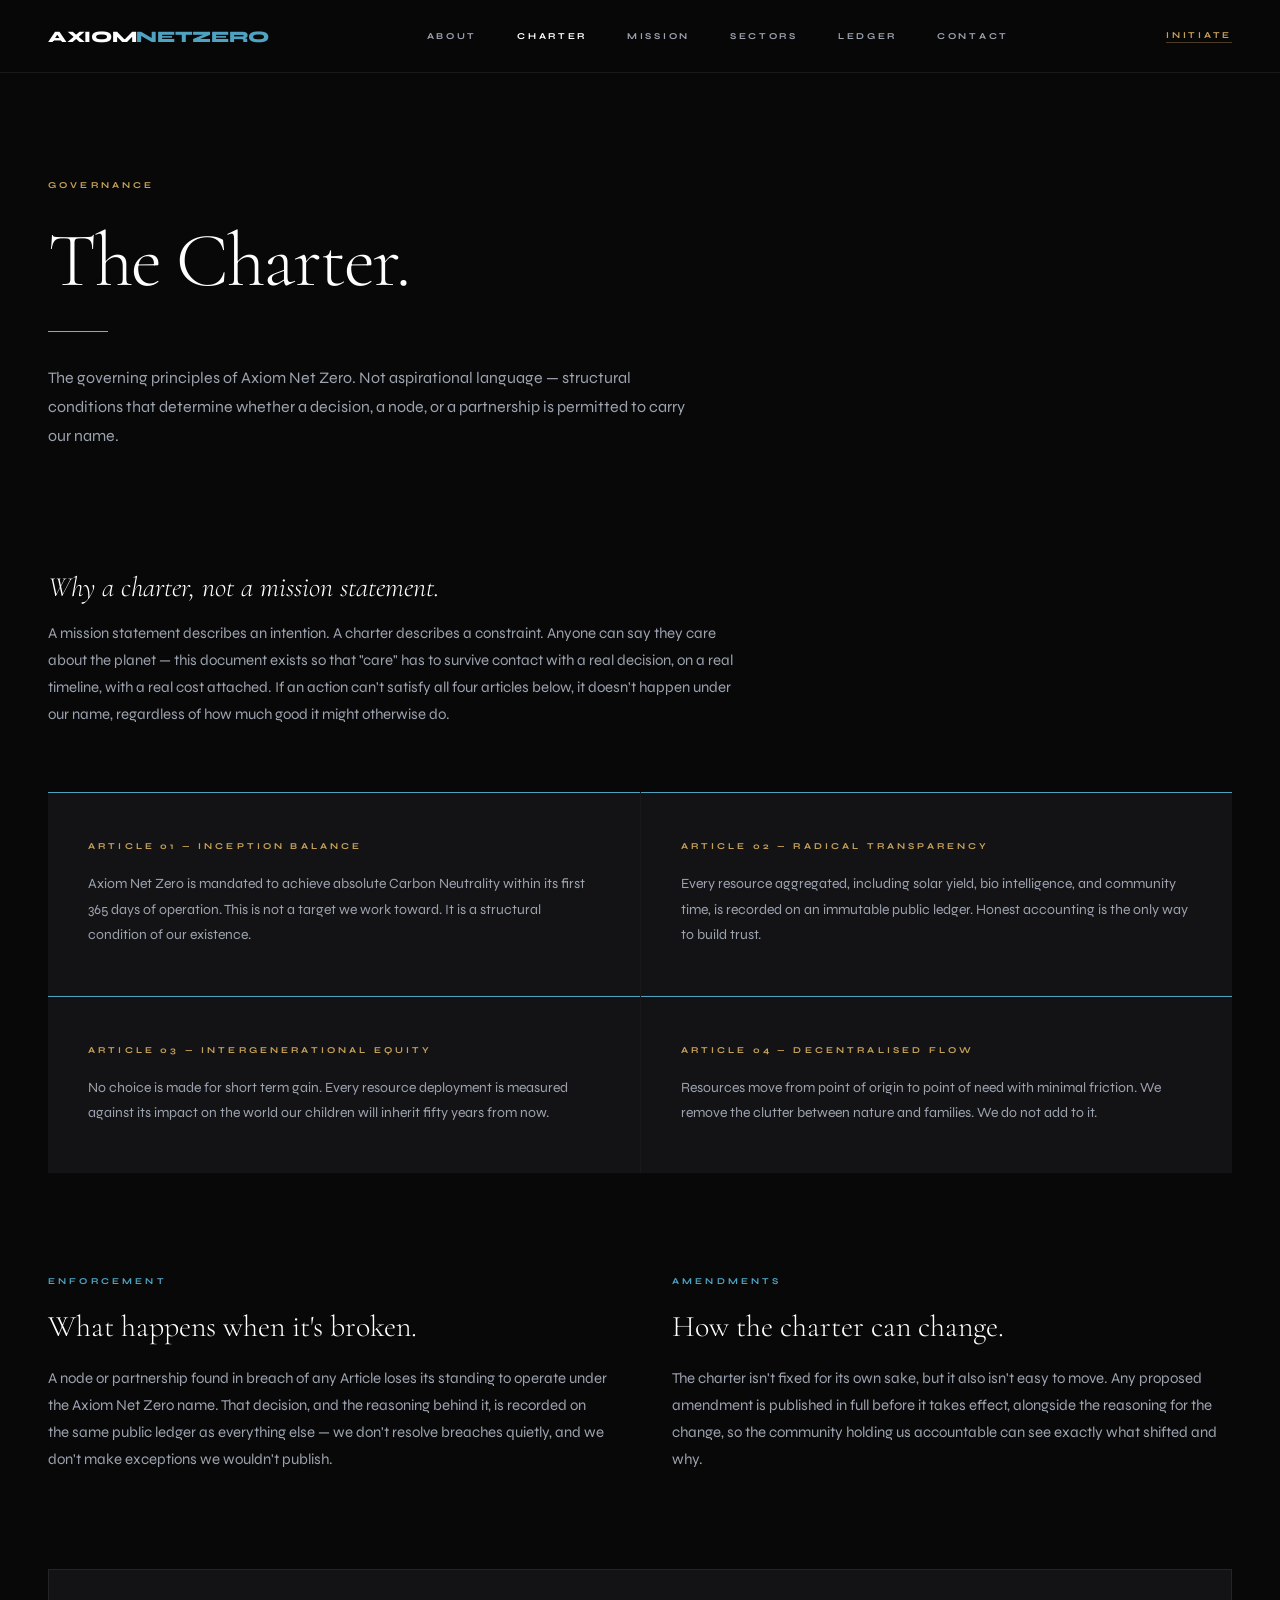
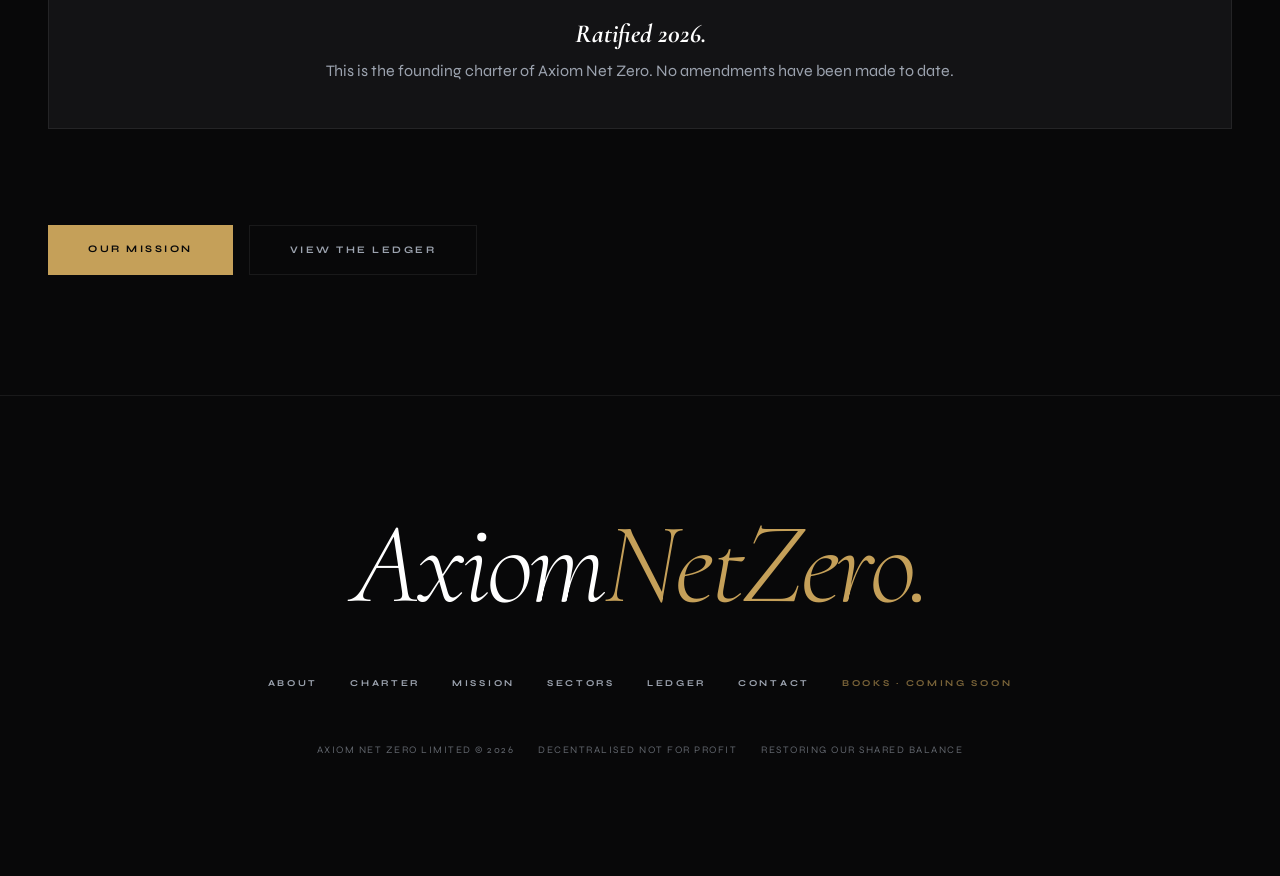
<file: charter.html>
<!DOCTYPE html>
<html lang="en">
<head>
    <meta charset="UTF-8">
    <meta name="viewport" content="width=device-width, initial-scale=1.0">
    <title>The Charter | Axiom Net Zero</title>
    <meta name="description" content="The governing principles of Axiom Net Zero — inception balance, radical transparency, intergenerational equity, and decentralised flow — plus how the charter is enforced and amended.">
    <link href="https://fonts.googleapis.com/css2?family=Cormorant+Garamond:ital,wght@0,300;0,400;0,600;1,300;1,400&family=Syne:wght@400;500;700;800&display=swap" rel="stylesheet">
    <link rel="stylesheet" href="styles.css">
</head>
<body>

    <nav>
        <div class="nav-inner">
            <a href="index.html" class="wordmark">Axiom<span>NetZero</span></a>
            <div class="nav-links">
                <a href="about.html">About</a>
                <a href="charter.html" class="current">Charter</a>
                <a href="mission.html">Mission</a>
                <a href="sectors.html">Sectors</a>
                <a href="ledger.html">Ledger</a>
                <a href="contact.html">Contact</a>
            </div>
            <a href="contact.html" class="nav-cta">Initiate</a>
        </div>
    </nav>

    <div class="page-enter">
        <div class="page-header">
            <span class="eyebrow gold">Governance</span>
            <h1>The Charter.</h1>
            <div class="rule"></div>
            <p>The governing principles of Axiom Net Zero. Not aspirational language — structural conditions that determine whether a decision, a node, or a partnership is permitted to carry our name.</p>
        </div>

        <div class="section reveal">
            <div style="max-width: 700px; margin-bottom: 64px;">
                <h3 style="font-family: 'Cormorant Garamond', serif; font-weight: 300; font-style: italic; font-size: 28px; color: #fff; margin-bottom: 16px;">Why a charter, not a mission statement.</h3>
                <p class="ash" style="font-size: 15px; line-height: 1.8;">A mission statement describes an intention. A charter describes a constraint. Anyone can say they care about the planet — this document exists so that "care" has to survive contact with a real decision, on a real timeline, with a real cost attached. If an action can't satisfy all four articles below, it doesn't happen under our name, regardless of how much good it might otherwise do.</p>
            </div>

            <div class="charter-grid" style="margin-bottom: 96px;">
                <div class="charter-item"><h4>Article 01 — Inception Balance</h4><p>Axiom Net Zero is mandated to achieve absolute Carbon Neutrality within its first 365 days of operation. This is not a target we work toward. It is a structural condition of our existence.</p></div>
                <div class="charter-item"><h4>Article 02 — Radical Transparency</h4><p>Every resource aggregated, including solar yield, bio intelligence, and community time, is recorded on an immutable public ledger. Honest accounting is the only way to build trust.</p></div>
                <div class="charter-item"><h4>Article 03 — Intergenerational Equity</h4><p>No choice is made for short term gain. Every resource deployment is measured against its impact on the world our children will inherit fifty years from now.</p></div>
                <div class="charter-item"><h4>Article 04 — Decentralised Flow</h4><p>Resources move from point of origin to point of need with minimal friction. We remove the clutter between nature and families. We do not add to it.</p></div>
            </div>

            <div class="two-col" style="margin-bottom: 96px; gap: 64px;">
                <div>
                    <span class="eyebrow coral">Enforcement</span>
                    <h3 style="font-family: 'Cormorant Garamond', serif; font-weight: 300; font-size: 30px; color: #fff; margin: 20px 0;">What happens when it's broken.</h3>
                    <p class="ash" style="font-size: 15px; line-height: 1.8;">A node or partnership found in breach of any Article loses its standing to operate under the Axiom Net Zero name. That decision, and the reasoning behind it, is recorded on the same public ledger as everything else — we don't resolve breaches quietly, and we don't make exceptions we wouldn't publish.</p>
                </div>
                <div>
                    <span class="eyebrow coral">Amendments</span>
                    <h3 style="font-family: 'Cormorant Garamond', serif; font-weight: 300; font-size: 30px; color: #fff; margin: 20px 0;">How the charter can change.</h3>
                    <p class="ash" style="font-size: 15px; line-height: 1.8;">The charter isn't fixed for its own sake, but it also isn't easy to move. Any proposed amendment is published in full before it takes effect, alongside the reasoning for the change, so the community holding us accountable can see exactly what shifted and why.</p>
                </div>
            </div>

            <div style="background: var(--matte); border: 1px solid var(--rule); padding: 48px; text-align: center;">
                <h4 style="font-family: 'Cormorant Garamond', serif; font-style: italic; font-size: 26px; color: #fff; margin-bottom: 12px;">Ratified 2026.</h4>
                <p class="ash">This is the founding charter of Axiom Net Zero. No amendments have been made to date.</p>
            </div>

            <div style="margin-top: 96px; display: flex; gap: 16px; flex-wrap: wrap;">
                <a href="mission.html" class="btn-primary">Our Mission</a>
                <a href="ledger.html" class="btn-ghost">View The Ledger</a>
            </div>
        </div>
    </div>

    <footer>
        <div class="footer-inner">
            <div class="footer-wordmark">Axiom<span>NetZero.</span></div>
            <div class="footer-links">
                <a href="about.html">About</a>
                <a href="charter.html">Charter</a>
                <a href="mission.html">Mission</a>
                <a href="sectors.html">Sectors</a>
                <a href="ledger.html">Ledger</a>
                <a href="contact.html">Contact</a>
                <span style="font-size: 9px; letter-spacing: 0.3em; text-transform: uppercase; font-weight: 700; color: var(--gold); opacity: 0.6;">Books · Coming Soon</span>
            </div>
            <div class="footer-base"><span>Axiom Net Zero Limited &copy; 2026</span><span>Decentralised Not For Profit</span><span>Restoring Our Shared Balance</span></div>
        </div>
    </footer>

    <script src="app.js"></script>
</body>
</html>
</file>
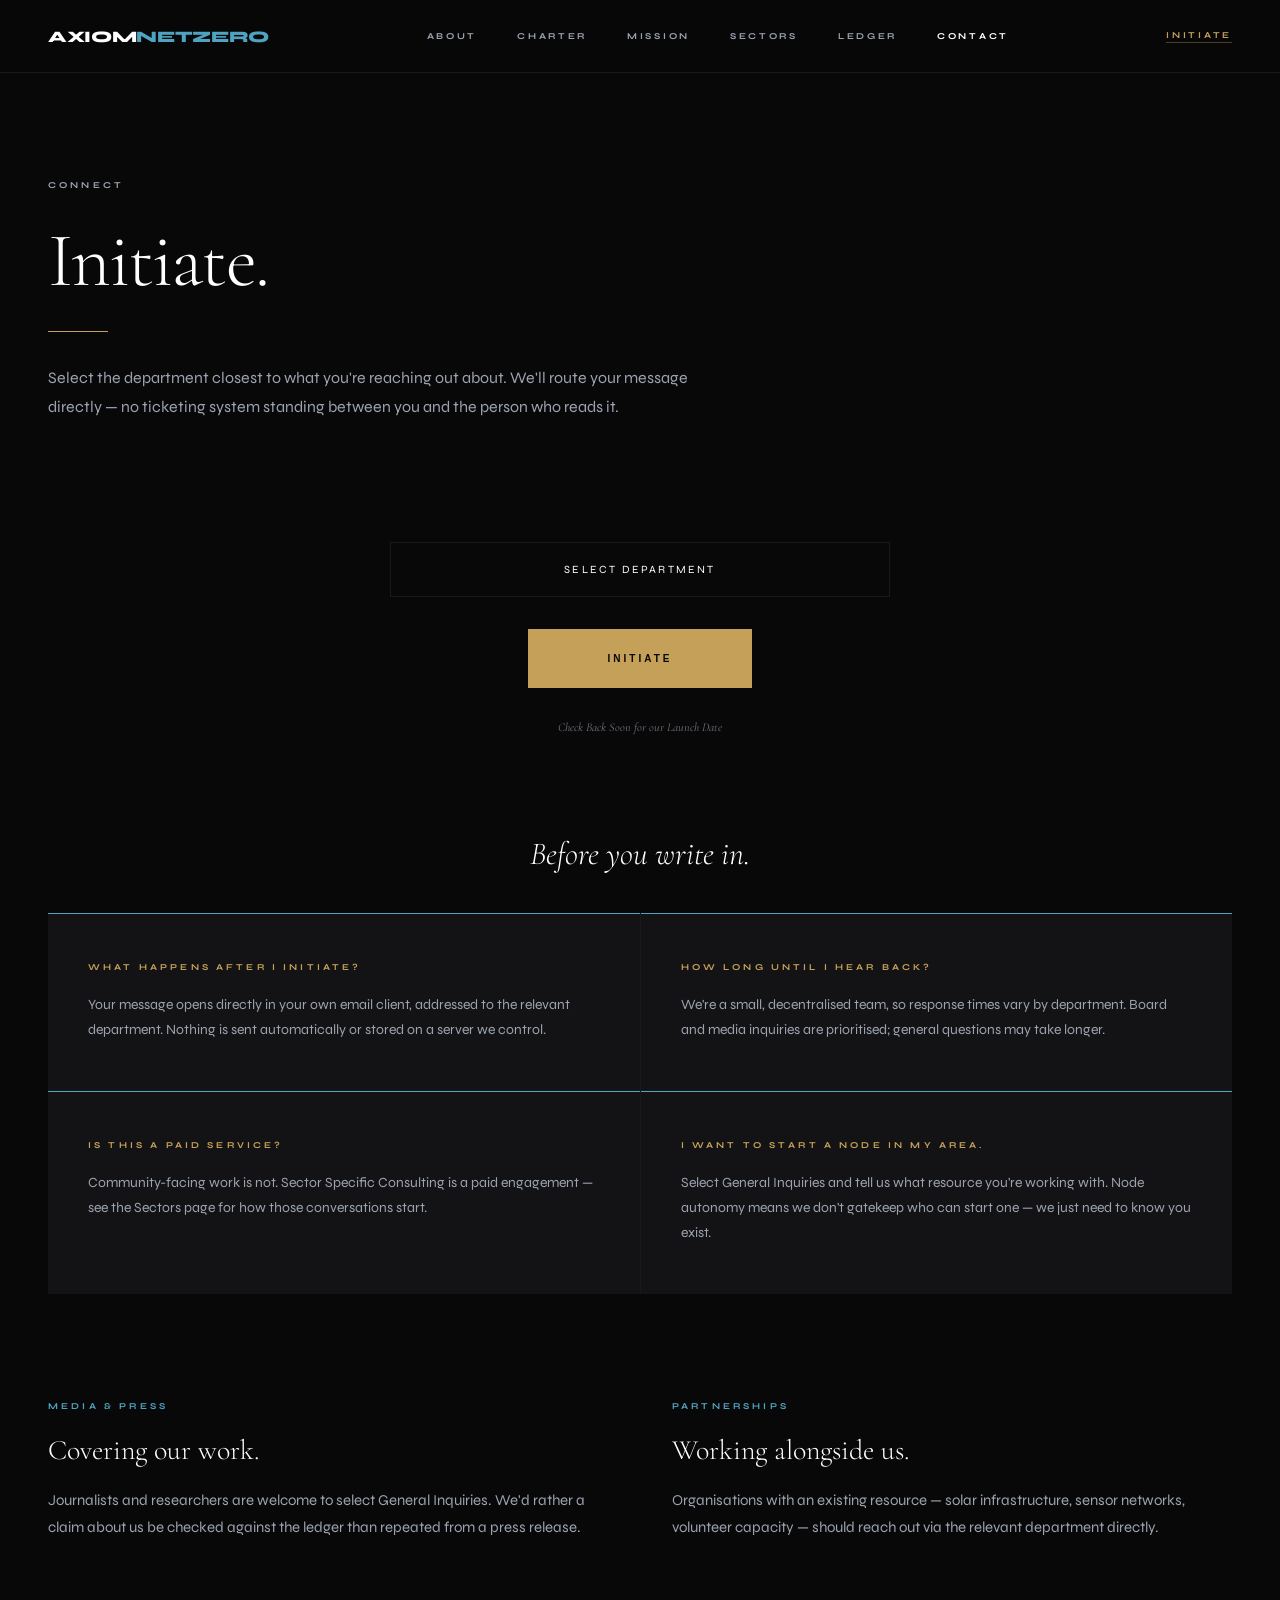
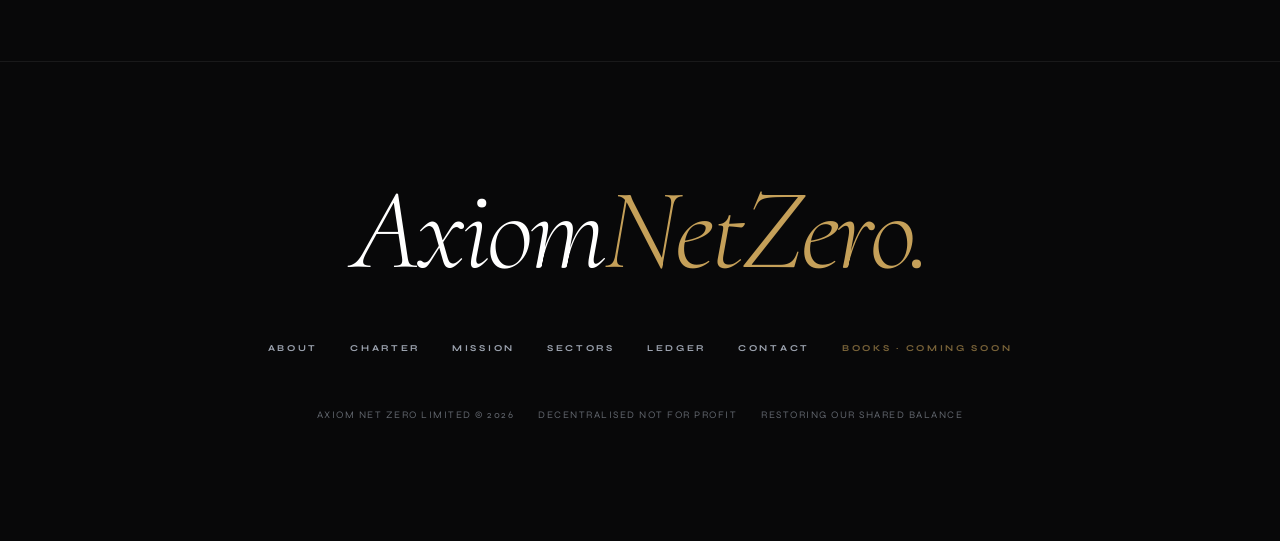
<file: contact.html>
<!DOCTYPE html>
<html lang="en">
<head>
    <meta charset="UTF-8">
    <meta name="viewport" content="width=device-width, initial-scale=1.0">
    <title>Contact | Axiom Net Zero</title>
    <meta name="description" content="Reach the right department at Axiom Net Zero — healthcare, food, water, energy, board inquiries, or general contact.">
    <link href="https://fonts.googleapis.com/css2?family=Cormorant+Garamond:ital,wght@0,300;0,400;0,600;1,300;1,400&family=Syne:wght@400;500;700;800&display=swap" rel="stylesheet">
    <link rel="stylesheet" href="styles.css">
</head>
<body>

    <nav>
        <div class="nav-inner">
            <a href="index.html" class="wordmark">Axiom<span>NetZero</span></a>
            <div class="nav-links">
                <a href="about.html">About</a>
                <a href="charter.html">Charter</a>
                <a href="mission.html">Mission</a>
                <a href="sectors.html">Sectors</a>
                <a href="ledger.html">Ledger</a>
                <a href="contact.html" class="current">Contact</a>
            </div>
            <a href="contact.html" class="nav-cta">Initiate</a>
        </div>
    </nav>

    <div class="page-enter">
        <div class="page-header">
            <span class="eyebrow ash">Connect</span>
            <h1>Initiate.</h1>
            <div class="rule"></div>
            <p>Select the department closest to what you're reaching out about. We'll route your message directly — no ticketing system standing between you and the person who reads it.</p>
        </div>

        <div class="section reveal">
            <div style="text-align: center; max-width: 600px; margin: 0 auto 100px;">
                <select id="departmentSelect" class="portal-select">
                    <option value="" disabled selected>Select Department</option>
                    <option value="health">Universal Healthcare</option>
                    <option value="food">Sustainable Food Yield</option>
                    <option value="water">Direct Water Restoration</option>
                    <option value="energy">Community Solar Energy</option>
                    <option value="directors">Board of Directors Inquiry</option>
                    <option value="general">General Inquiries</option>
                </select>
                <button onclick="handleInitiate()" class="btn-primary" style="padding: 24px 80px; font-weight: 800; letter-spacing: 0.3em;">Initiate</button>
                <p style="margin-top: 32px; font-size: 12px; color: var(--ash); font-family: 'Cormorant Garamond', serif; font-style: italic; opacity: 0.7;">Check Back Soon for our Launch Date</p>
            </div>

            <div style="margin-bottom: 100px;">
                <h3 style="font-family: 'Cormorant Garamond', serif; font-weight: 300; font-style: italic; font-size: 32px; color: #fff; margin-bottom: 40px; text-align: center;">Before you write in.</h3>
                <div class="charter-grid">
                    <div class="charter-item"><h4>What happens after I initiate?</h4><p>Your message opens directly in your own email client, addressed to the relevant department. Nothing is sent automatically or stored on a server we control.</p></div>
                    <div class="charter-item"><h4>How long until I hear back?</h4><p>We're a small, decentralised team, so response times vary by department. Board and media inquiries are prioritised; general questions may take longer.</p></div>
                    <div class="charter-item"><h4>Is this a paid service?</h4><p>Community-facing work is not. Sector Specific Consulting is a paid engagement — see the Sectors page for how those conversations start.</p></div>
                    <div class="charter-item"><h4>I want to start a node in my area.</h4><p>Select General Inquiries and tell us what resource you're working with. Node autonomy means we don't gatekeep who can start one — we just need to know you exist.</p></div>
                </div>
            </div>

            <div class="two-col" style="gap: 64px;">
                <div>
                    <span class="eyebrow coral">Media &amp; Press</span>
                    <h3 style="font-family: 'Cormorant Garamond', serif; font-weight: 300; font-size: 28px; color: #fff; margin: 20px 0;">Covering our work.</h3>
                    <p class="ash" style="font-size: 15px; line-height: 1.8;">Journalists and researchers are welcome to select General Inquiries. We'd rather a claim about us be checked against the ledger than repeated from a press release.</p>
                </div>
                <div>
                    <span class="eyebrow coral">Partnerships</span>
                    <h3 style="font-family: 'Cormorant Garamond', serif; font-weight: 300; font-size: 28px; color: #fff; margin: 20px 0;">Working alongside us.</h3>
                    <p class="ash" style="font-size: 15px; line-height: 1.8;">Organisations with an existing resource — solar infrastructure, sensor networks, volunteer capacity — should reach out via the relevant department directly.</p>
                </div>
            </div>
        </div>
    </div>

    <footer>
        <div class="footer-inner">
            <div class="footer-wordmark">Axiom<span>NetZero.</span></div>
            <div class="footer-links">
                <a href="about.html">About</a>
                <a href="charter.html">Charter</a>
                <a href="mission.html">Mission</a>
                <a href="sectors.html">Sectors</a>
                <a href="ledger.html">Ledger</a>
                <a href="contact.html">Contact</a>
                <span style="font-size: 9px; letter-spacing: 0.3em; text-transform: uppercase; font-weight: 700; color: var(--gold); opacity: 0.6;">Books · Coming Soon</span>
            </div>
            <div class="footer-base"><span>Axiom Net Zero Limited &copy; 2026</span><span>Decentralised Not For Profit</span><span>Restoring Our Shared Balance</span></div>
        </div>
    </footer>

    <script src="app.js"></script>
</body>
</html>
</file>
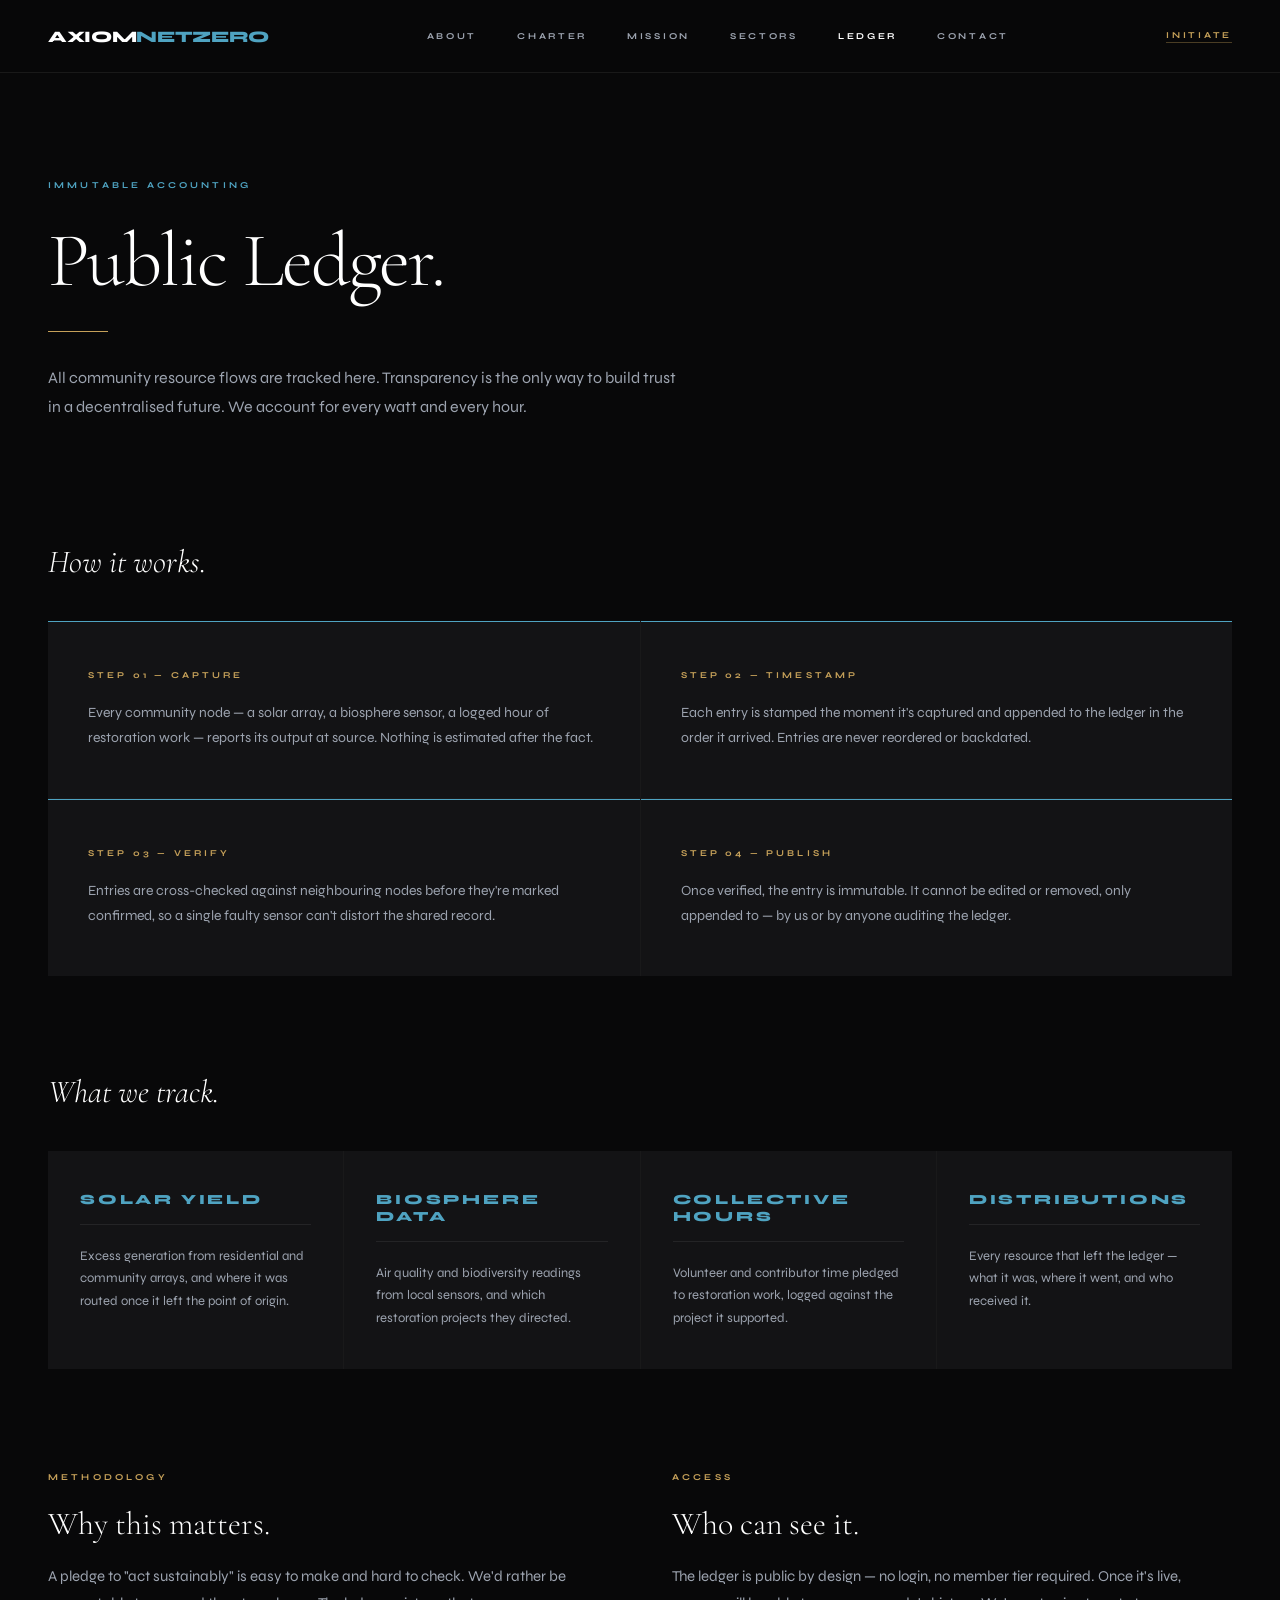
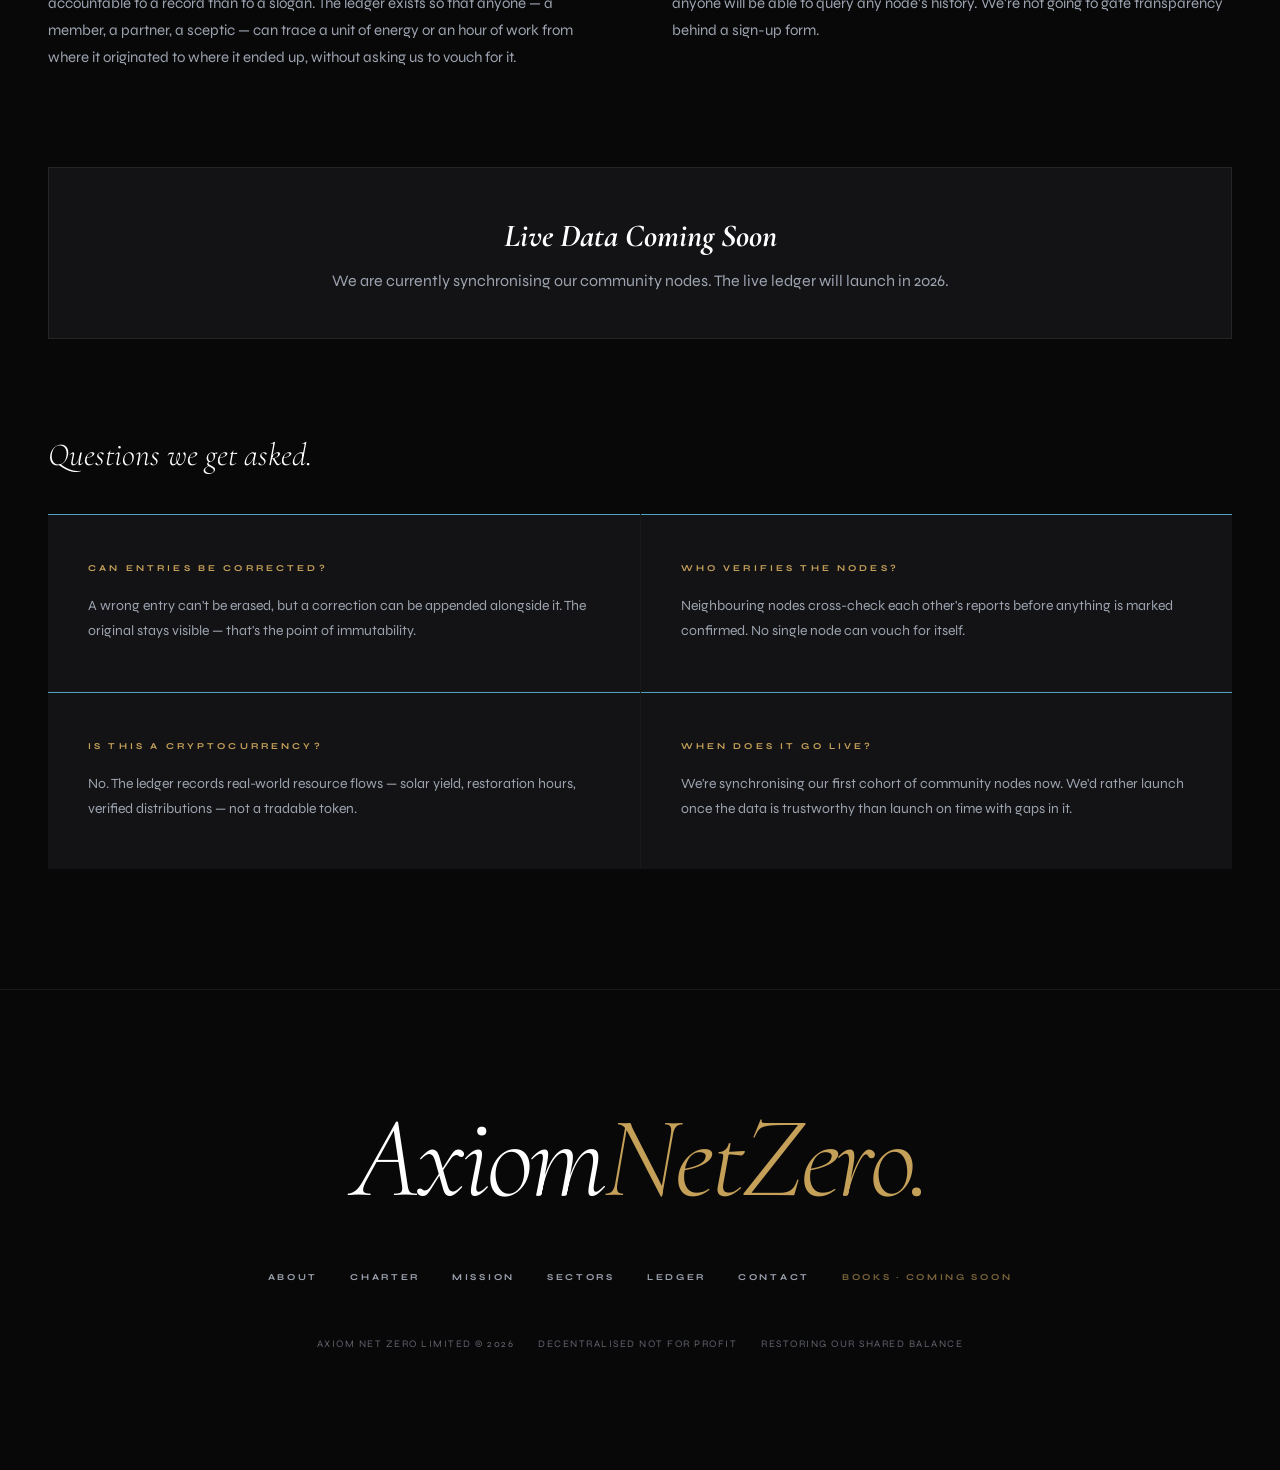
<file: ledger.html>
<!DOCTYPE html>
<html lang="en">
<head>
    <meta charset="UTF-8">
    <meta name="viewport" content="width=device-width, initial-scale=1.0">
    <title>Public Ledger | Axiom Net Zero</title>
    <meta name="description" content="How the Axiom Net Zero public ledger tracks solar yield, biosphere data, and collective hours — and why immutable accounting matters.">
    <link href="https://fonts.googleapis.com/css2?family=Cormorant+Garamond:ital,wght@0,300;0,400;0,600;1,300;1,400&family=Syne:wght@400;500;700;800&display=swap" rel="stylesheet">
    <link rel="stylesheet" href="styles.css">
</head>
<body>

    <nav>
        <div class="nav-inner">
            <a href="index.html" class="wordmark">Axiom<span>NetZero</span></a>
            <div class="nav-links">
                <a href="about.html">About</a>
                <a href="charter.html">Charter</a>
                <a href="mission.html">Mission</a>
                <a href="sectors.html">Sectors</a>
                <a href="ledger.html" class="current">Ledger</a>
                <a href="contact.html">Contact</a>
            </div>
            <a href="contact.html" class="nav-cta">Initiate</a>
        </div>
    </nav>

    <div class="page-enter">
        <div class="page-header">
            <span class="eyebrow coral">IMMUTABLE ACCOUNTING</span>
            <h1>Public Ledger.</h1>
            <div class="rule"></div>
            <p>All community resource flows are tracked here. Transparency is the only way to build trust in a decentralised future. We account for every watt and every hour.</p>
        </div>

        <div class="section reveal">
            <div style="margin-bottom: 96px;">
                <h3 style="font-family: 'Cormorant Garamond', serif; font-weight: 300; font-style: italic; font-size: 32px; color: #fff; margin-bottom: 40px;">How it works.</h3>
                <div class="charter-grid">
                    <div class="charter-item"><h4>Step 01 — Capture</h4><p>Every community node — a solar array, a biosphere sensor, a logged hour of restoration work — reports its output at source. Nothing is estimated after the fact.</p></div>
                    <div class="charter-item"><h4>Step 02 — Timestamp</h4><p>Each entry is stamped the moment it's captured and appended to the ledger in the order it arrived. Entries are never reordered or backdated.</p></div>
                    <div class="charter-item"><h4>Step 03 — Verify</h4><p>Entries are cross-checked against neighbouring nodes before they're marked confirmed, so a single faulty sensor can't distort the shared record.</p></div>
                    <div class="charter-item"><h4>Step 04 — Publish</h4><p>Once verified, the entry is immutable. It cannot be edited or removed, only appended to — by us or by anyone auditing the ledger.</p></div>
                </div>
            </div>

            <div style="margin-bottom: 96px;">
                <h3 style="font-family: 'Cormorant Garamond', serif; font-weight: 300; font-style: italic; font-size: 32px; color: #fff; margin-bottom: 40px;">What we track.</h3>
                <div class="grid-4">
                    <div class="pillar-cell"><h4>Solar Yield</h4><p>Excess generation from residential and community arrays, and where it was routed once it left the point of origin.</p></div>
                    <div class="pillar-cell"><h4>Biosphere Data</h4><p>Air quality and biodiversity readings from local sensors, and which restoration projects they directed.</p></div>
                    <div class="pillar-cell"><h4>Collective Hours</h4><p>Volunteer and contributor time pledged to restoration work, logged against the project it supported.</p></div>
                    <div class="pillar-cell"><h4>Distributions</h4><p>Every resource that left the ledger — what it was, where it went, and who received it.</p></div>
                </div>
            </div>

            <div class="two-col" style="margin-bottom: 96px; gap: 64px;">
                <div>
                    <span class="eyebrow gold">Methodology</span>
                    <h3 style="font-family: 'Cormorant Garamond', serif; font-weight: 300; font-size: 32px; color: #fff; margin: 20px 0;">Why this matters.</h3>
                    <p class="ash" style="font-size: 15px; line-height: 1.8;">A pledge to "act sustainably" is easy to make and hard to check. We'd rather be accountable to a record than to a slogan. The ledger exists so that anyone — a member, a partner, a sceptic — can trace a unit of energy or an hour of work from where it originated to where it ended up, without asking us to vouch for it.</p>
                </div>
                <div>
                    <span class="eyebrow gold">Access</span>
                    <h3 style="font-family: 'Cormorant Garamond', serif; font-weight: 300; font-size: 32px; color: #fff; margin: 20px 0;">Who can see it.</h3>
                    <p class="ash" style="font-size: 15px; line-height: 1.8;">The ledger is public by design — no login, no member tier required. Once it's live, anyone will be able to query any node's history. We're not going to gate transparency behind a sign-up form.</p>
                </div>
            </div>

            <div style="background: var(--matte); border: 1px solid var(--rule); padding: 48px; text-align: center; margin-bottom: 96px;">
                <h4 style="font-family: 'Cormorant Garamond', serif; font-style: italic; font-size: 32px; color: #fff; margin-bottom: 16px;">Live Data Coming Soon</h4>
                <p class="ash">We are currently synchronising our community nodes. The live ledger will launch in 2026.</p>
            </div>

            <div>
                <h3 style="font-family: 'Cormorant Garamond', serif; font-weight: 300; font-style: italic; font-size: 32px; color: #fff; margin-bottom: 40px;">Questions we get asked.</h3>
                <div class="charter-grid">
                    <div class="charter-item"><h4>Can entries be corrected?</h4><p>A wrong entry can't be erased, but a correction can be appended alongside it. The original stays visible — that's the point of immutability.</p></div>
                    <div class="charter-item"><h4>Who verifies the nodes?</h4><p>Neighbouring nodes cross-check each other's reports before anything is marked confirmed. No single node can vouch for itself.</p></div>
                    <div class="charter-item"><h4>Is this a cryptocurrency?</h4><p>No. The ledger records real-world resource flows — solar yield, restoration hours, verified distributions — not a tradable token.</p></div>
                    <div class="charter-item"><h4>When does it go live?</h4><p>We're synchronising our first cohort of community nodes now. We'd rather launch once the data is trustworthy than launch on time with gaps in it.</p></div>
                </div>
            </div>
        </div>
    </div>

    <footer>
        <div class="footer-inner">
            <div class="footer-wordmark">Axiom<span>NetZero.</span></div>
            <div class="footer-links">
                <a href="about.html">About</a>
                <a href="charter.html">Charter</a>
                <a href="mission.html">Mission</a>
                <a href="sectors.html">Sectors</a>
                <a href="ledger.html">Ledger</a>
                <a href="contact.html">Contact</a>
                <span style="font-size: 9px; letter-spacing: 0.3em; text-transform: uppercase; font-weight: 700; color: var(--gold); opacity: 0.6;">Books · Coming Soon</span>
            </div>
            <div class="footer-base"><span>Axiom Net Zero Limited &copy; 2026</span><span>Decentralised Not For Profit</span><span>Restoring Our Shared Balance</span></div>
        </div>
    </footer>

    <script src="app.js"></script>
</body>
</html>
</file>
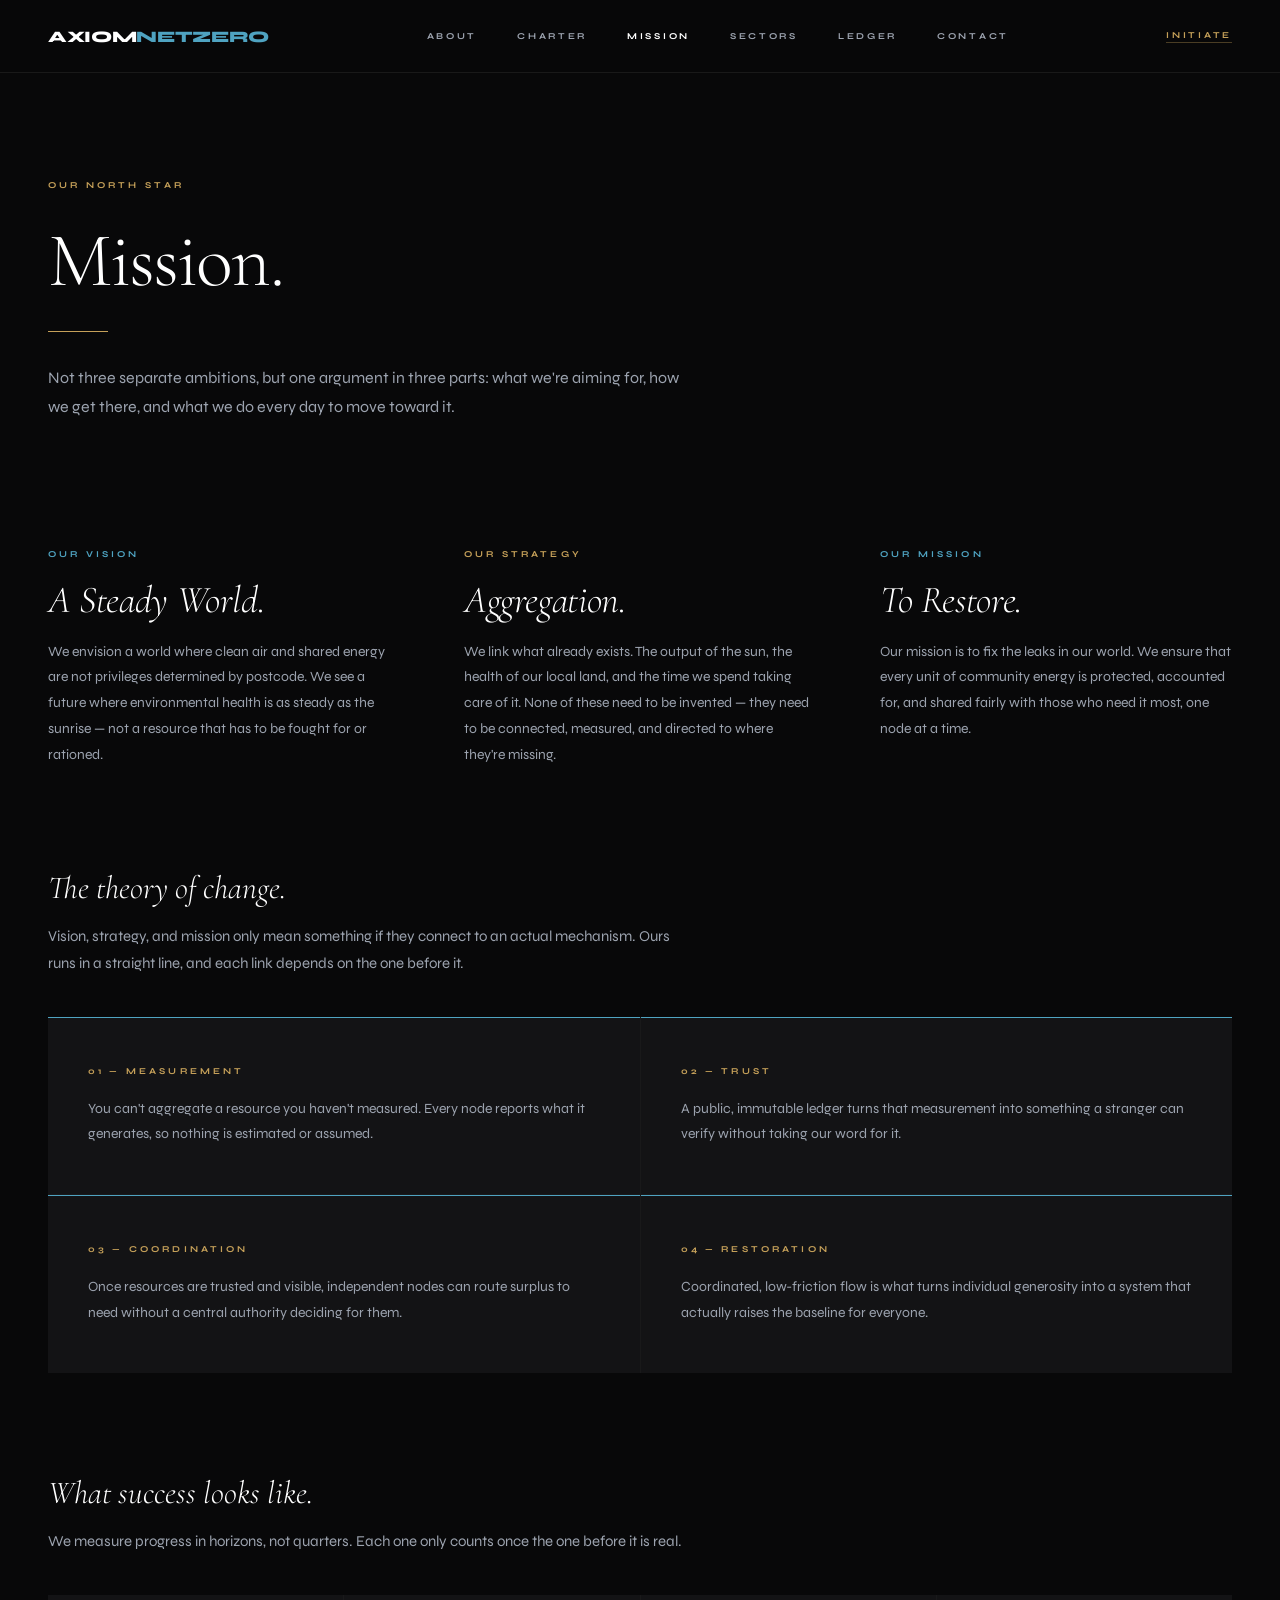
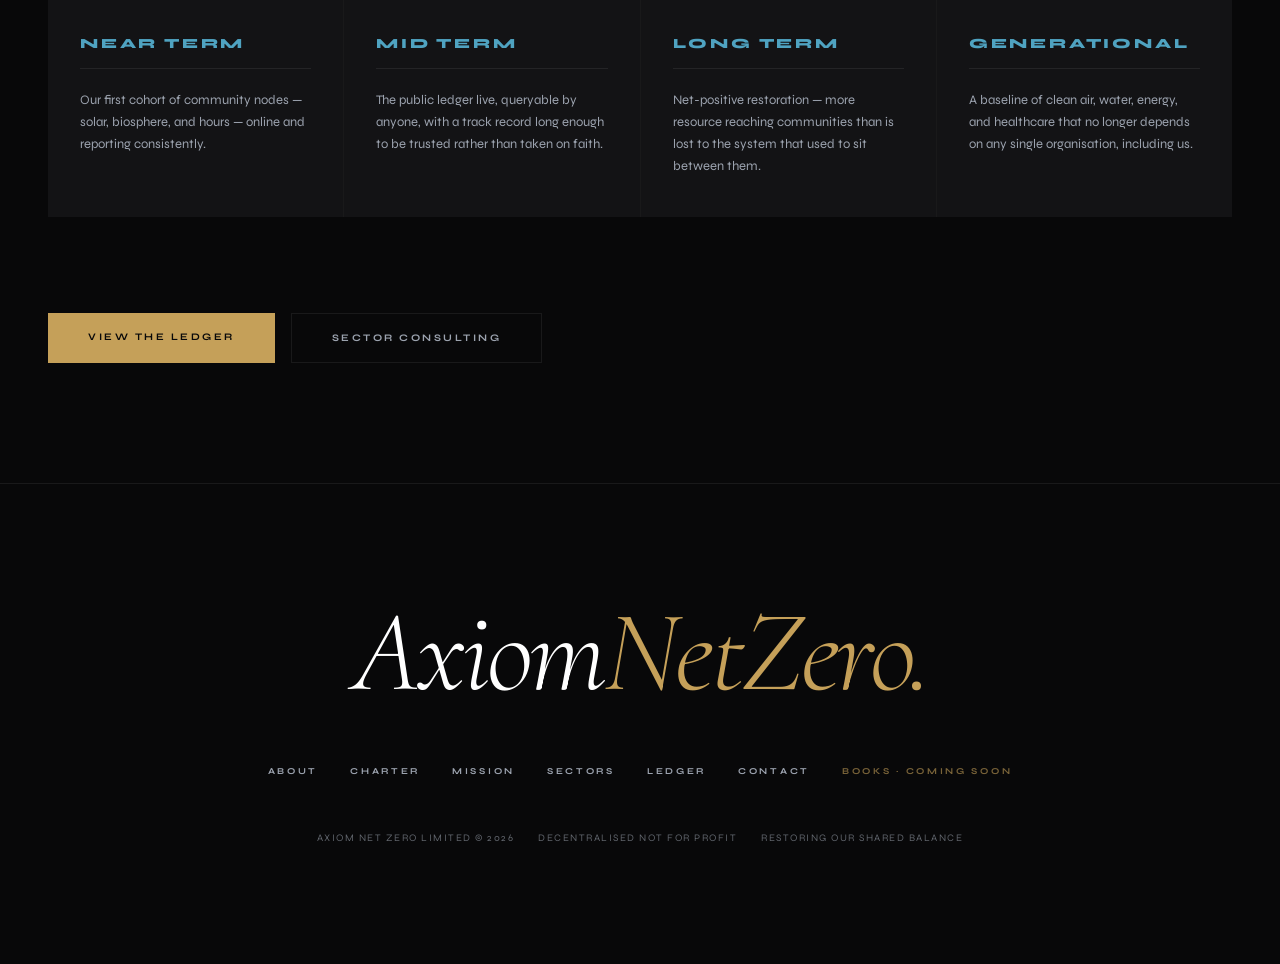
<file: mission.html>
<!DOCTYPE html>
<html lang="en">
<head>
    <meta charset="UTF-8">
    <meta name="viewport" content="width=device-width, initial-scale=1.0">
    <title>Mission | Axiom Net Zero</title>
    <meta name="description" content="The vision, strategy, and mission behind Axiom Net Zero, and the theory of change that connects measurement to trust, coordination, and restoration.">
    <link href="https://fonts.googleapis.com/css2?family=Cormorant+Garamond:ital,wght@0,300;0,400;0,600;1,300;1,400&family=Syne:wght@400;500;700;800&display=swap" rel="stylesheet">
    <link rel="stylesheet" href="styles.css">
</head>
<body>

    <nav>
        <div class="nav-inner">
            <a href="index.html" class="wordmark">Axiom<span>NetZero</span></a>
            <div class="nav-links">
                <a href="about.html">About</a>
                <a href="charter.html">Charter</a>
                <a href="mission.html" class="current">Mission</a>
                <a href="sectors.html">Sectors</a>
                <a href="ledger.html">Ledger</a>
                <a href="contact.html">Contact</a>
            </div>
            <a href="contact.html" class="nav-cta">Initiate</a>
        </div>
    </nav>

    <div class="page-enter">
        <div class="page-header">
            <span class="eyebrow gold">Our North Star</span>
            <h1>Mission.</h1>
            <div class="rule"></div>
            <p>Not three separate ambitions, but one argument in three parts: what we're aiming for, how we get there, and what we do every day to move toward it.</p>
        </div>

        <div class="section reveal">
            <div class="vision-row" style="margin-bottom: 100px;">
                <div class="vision-col"><span class="eyebrow coral">OUR Vision</span><h3>A Steady World.</h3><p class="ash">We envision a world where clean air and shared energy are not privileges determined by postcode. We see a future where environmental health is as steady as the sunrise — not a resource that has to be fought for or rationed.</p></div>
                <div class="vision-col"><span class="eyebrow gold">OUR Strategy</span><h3>Aggregation.</h3><p class="ash">We link what already exists. The output of the sun, the health of our local land, and the time we spend taking care of it. None of these need to be invented — they need to be connected, measured, and directed to where they're missing.</p></div>
                <div class="vision-col"><span class="eyebrow coral">OUR Mission</span><h3>To Restore.</h3><p class="ash">Our mission is to fix the leaks in our world. We ensure that every unit of community energy is protected, accounted for, and shared fairly with those who need it most, one node at a time.</p></div>
            </div>

            <div style="margin-bottom: 100px;">
                <h3 style="font-family: 'Cormorant Garamond', serif; font-weight: 300; font-style: italic; font-size: 32px; color: #fff; margin-bottom: 16px;">The theory of change.</h3>
                <p class="ash" style="max-width: 640px; font-size: 15px; line-height: 1.8; margin-bottom: 40px;">Vision, strategy, and mission only mean something if they connect to an actual mechanism. Ours runs in a straight line, and each link depends on the one before it.</p>
                <div class="charter-grid">
                    <div class="charter-item"><h4>01 — Measurement</h4><p>You can't aggregate a resource you haven't measured. Every node reports what it generates, so nothing is estimated or assumed.</p></div>
                    <div class="charter-item"><h4>02 — Trust</h4><p>A public, immutable ledger turns that measurement into something a stranger can verify without taking our word for it.</p></div>
                    <div class="charter-item"><h4>03 — Coordination</h4><p>Once resources are trusted and visible, independent nodes can route surplus to need without a central authority deciding for them.</p></div>
                    <div class="charter-item"><h4>04 — Restoration</h4><p>Coordinated, low-friction flow is what turns individual generosity into a system that actually raises the baseline for everyone.</p></div>
                </div>
            </div>

            <div style="margin-bottom: 40px;">
                <h3 style="font-family: 'Cormorant Garamond', serif; font-weight: 300; font-style: italic; font-size: 32px; color: #fff; margin-bottom: 16px;">What success looks like.</h3>
                <p class="ash" style="max-width: 640px; font-size: 15px; line-height: 1.8; margin-bottom: 40px;">We measure progress in horizons, not quarters. Each one only counts once the one before it is real.</p>
                <div class="grid-4">
                    <div class="pillar-cell"><h4>Near Term</h4><p>Our first cohort of community nodes — solar, biosphere, and hours — online and reporting consistently.</p></div>
                    <div class="pillar-cell"><h4>Mid Term</h4><p>The public ledger live, queryable by anyone, with a track record long enough to be trusted rather than taken on faith.</p></div>
                    <div class="pillar-cell"><h4>Long Term</h4><p>Net-positive restoration — more resource reaching communities than is lost to the system that used to sit between them.</p></div>
                    <div class="pillar-cell"><h4>Generational</h4><p>A baseline of clean air, water, energy, and healthcare that no longer depends on any single organisation, including us.</p></div>
                </div>
            </div>

            <div style="margin-top: 96px; display: flex; gap: 16px; flex-wrap: wrap;">
                <a href="ledger.html" class="btn-primary">View The Ledger</a>
                <a href="sectors.html" class="btn-ghost">Sector Consulting</a>
            </div>
        </div>
    </div>

    <footer>
        <div class="footer-inner">
            <div class="footer-wordmark">Axiom<span>NetZero.</span></div>
            <div class="footer-links">
                <a href="about.html">About</a>
                <a href="charter.html">Charter</a>
                <a href="mission.html">Mission</a>
                <a href="sectors.html">Sectors</a>
                <a href="ledger.html">Ledger</a>
                <a href="contact.html">Contact</a>
                <span style="font-size: 9px; letter-spacing: 0.3em; text-transform: uppercase; font-weight: 700; color: var(--gold); opacity: 0.6;">Books · Coming Soon</span>
            </div>
            <div class="footer-base"><span>Axiom Net Zero Limited &copy; 2026</span><span>Decentralised Not For Profit</span><span>Restoring Our Shared Balance</span></div>
        </div>
    </footer>

    <script src="app.js"></script>
</body>
</html>
</file>
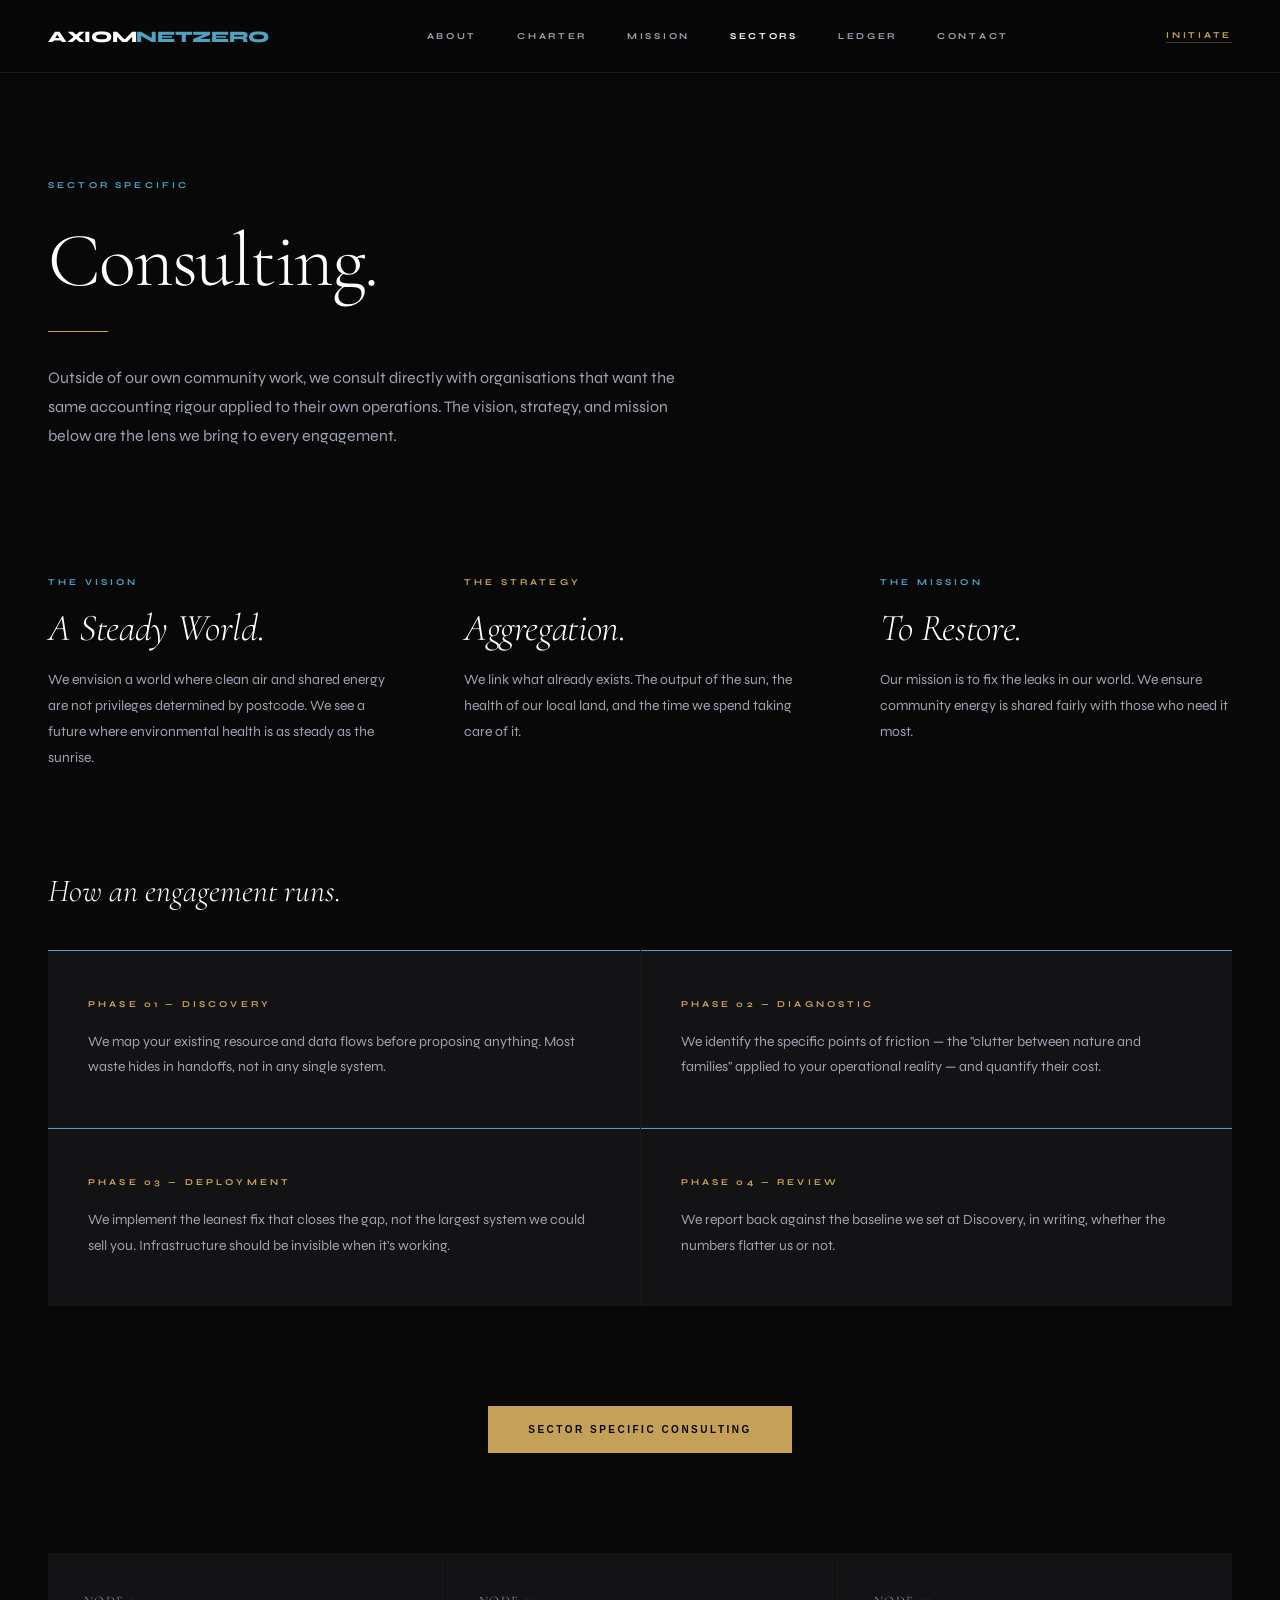
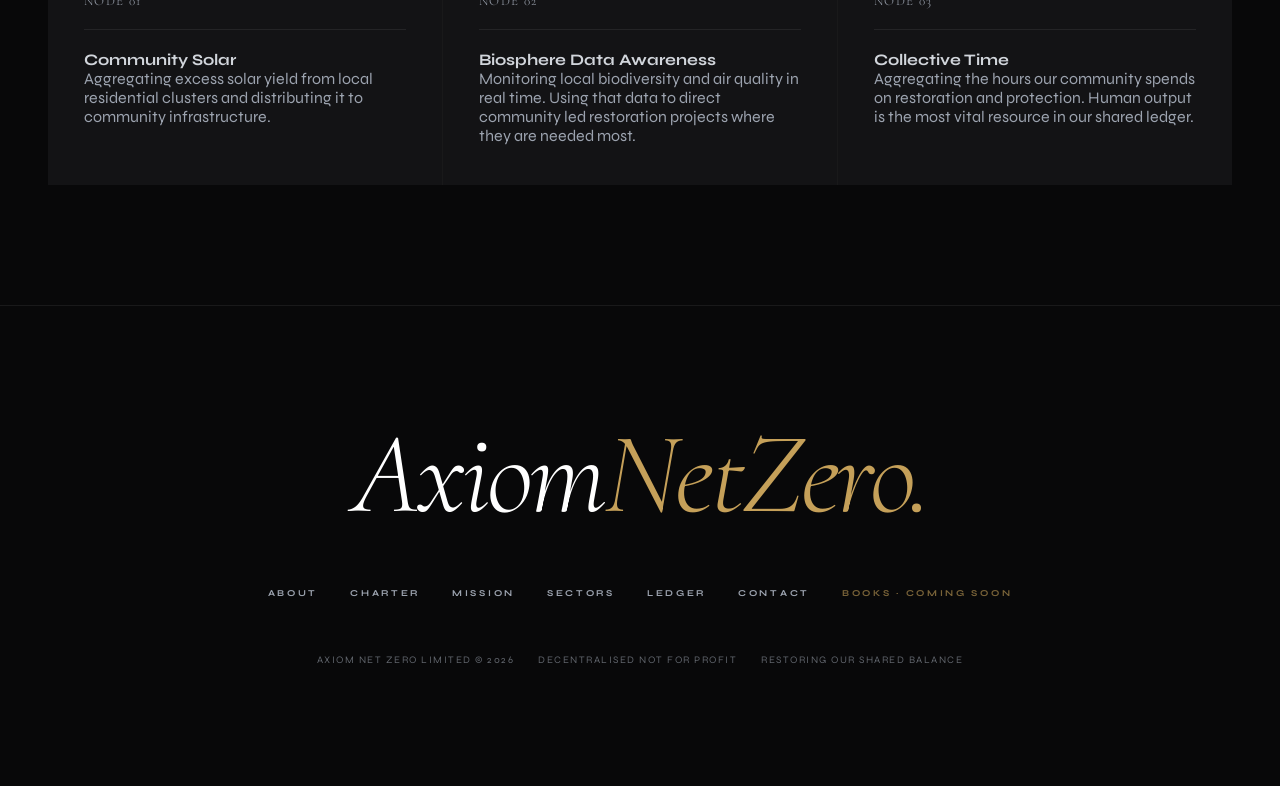
<file: sectors.html>
<!DOCTYPE html>
<html lang="en">
<head>
    <meta charset="UTF-8">
    <meta name="viewport" content="width=device-width, initial-scale=1.0">
    <title>Sector Specific Consulting | Axiom Net Zero</title>
    <meta name="description" content="Axiom Net Zero's sector specific consulting for digital health, financial technology, and supply chain — applying the same accounting rigour we hold ourselves to.">
    <link href="https://fonts.googleapis.com/css2?family=Cormorant+Garamond:ital,wght@0,300;0,400;0,600;1,300;1,400&family=Syne:wght@400;500;700;800&display=swap" rel="stylesheet">
    <link rel="stylesheet" href="styles.css">
</head>
<body>

    <nav>
        <div class="nav-inner">
            <a href="index.html" class="wordmark">Axiom<span>NetZero</span></a>
            <div class="nav-links">
                <a href="about.html">About</a>
                <a href="charter.html">Charter</a>
                <a href="mission.html">Mission</a>
                <a href="sectors.html" class="current">Sectors</a>
                <a href="ledger.html">Ledger</a>
                <a href="contact.html">Contact</a>
            </div>
            <a href="contact.html" class="nav-cta">Initiate</a>
        </div>
    </nav>

    <div class="page-enter">
        <div class="page-header">
            <span class="eyebrow coral">SECTOR SPECIFIC</span>
            <h1>Consulting.</h1>
            <div class="rule"></div>
            <p>Outside of our own community work, we consult directly with organisations that want the same accounting rigour applied to their own operations. The vision, strategy, and mission below are the lens we bring to every engagement.</p>
        </div>

        <div class="section reveal">
            <div class="vision-row">
                <div class="vision-col"><span class="eyebrow coral">The Vision</span><h3>A Steady World.</h3><p class="ash">We envision a world where clean air and shared energy are not privileges determined by postcode. We see a future where environmental health is as steady as the sunrise.</p></div>
                <div class="vision-col"><span class="eyebrow gold">The Strategy</span><h3>Aggregation.</h3><p class="ash">We link what already exists. The output of the sun, the health of our local land, and the time we spend taking care of it.</p></div>
                <div class="vision-col"><span class="eyebrow coral">The Mission</span><h3>To Restore.</h3><p class="ash">Our mission is to fix the leaks in our world. We ensure community energy is shared fairly with those who need it most.</p></div>
            </div>

            <div style="margin-top: 100px; margin-bottom: 100px;">
                <h3 style="font-family: 'Cormorant Garamond', serif; font-weight: 300; font-style: italic; font-size: 32px; color: #fff; margin-bottom: 40px;">How an engagement runs.</h3>
                <div class="charter-grid">
                    <div class="charter-item"><h4>Phase 01 — Discovery</h4><p>We map your existing resource and data flows before proposing anything. Most waste hides in handoffs, not in any single system.</p></div>
                    <div class="charter-item"><h4>Phase 02 — Diagnostic</h4><p>We identify the specific points of friction — the "clutter between nature and families" applied to your operational reality — and quantify their cost.</p></div>
                    <div class="charter-item"><h4>Phase 03 — Deployment</h4><p>We implement the leanest fix that closes the gap, not the largest system we could sell you. Infrastructure should be invisible when it's working.</p></div>
                    <div class="charter-item"><h4>Phase 04 — Review</h4><p>We report back against the baseline we set at Discovery, in writing, whether the numbers flatter us or not.</p></div>
                </div>
            </div>

            <div class="popup-container" onclick="this.classList.toggle('active')">
                <button class="btn-primary">SECTOR SPECIFIC CONSULTING</button>
                <div class="popup-window">
                    <div class="popup-section">
                        <h4>Digital Health Transformation</h4>
                        <p>Healthcare isn't healthy. We are evolving outdated systems and building responsive data platforms that work in vivo. We focus on integrating new technologies such as automated patient tracking to cut waste and lower carbon output. We assure leaner operations and better outcomes for patients. Stripping away inefficiency and pushing medical tech to the bleeding edge is our focus. Infrastructure redesign requires the intent for deep architectural analysis.</p>
                    </div>
                    <div class="popup-section">
                        <h4>Financial Technology</h4>
                        <p>The old money systems are dead. We integrate decentralise finance and force capital to work harder and smarter. By leveraging blockchain and artificial intelligence we strip out the friction and redirect flow towards sustainable assets. We optimise your tech stack to track every cent and its carbon impact. You get total transparency and relentless efficiency. We are rewiring the financial grid via 'green finance' to lower the cost of the baseline for every meaningful transaction. No excuses.</p>
                    </div>
                    <div class="popup-section">
                        <h4>Supply Chain and Logistics</h4>
                        <p>Moving things around the planet is destroying it. We understand your networks to ensure they're bulletproof and clean. We enable data driven tracking at every bottleneck node to expose inefficiencies and crush unnecessary emissions. We build resilient pathways that can take a hit and keep delivering. A supply-chain that is lean and entirely accountable is the aim of the scientifically driven, algorithmically driven founders and companies. We turn heavy-elephant-like carbon footprints into lightweight agile eagle-sharp operations.</p>
                    </div>
                </div>
            </div>

            <div class="deploy-grid" style="margin-top: 100px;">
                <div class="deploy-cell"><span class="deploy-num">NODE 01</span><h4>Community Solar</h4><p class="ash">Aggregating excess solar yield from local residential clusters and distributing it to community infrastructure.</p></div>
                <div class="deploy-cell"><span class="deploy-num">NODE 02</span><h4>Biosphere Data Awareness</h4><p class="ash">Monitoring local biodiversity and air quality in real time. Using that data to direct community led restoration projects where they are needed most.</p></div>
                <div class="deploy-cell"><span class="deploy-num">NODE 03</span><h4>Collective Time</h4><p class="ash">Aggregating the hours our community spends on restoration and protection. Human output is the most vital resource in our shared ledger.</p></div>
            </div>
        </div>
    </div>

    <footer>
        <div class="footer-inner">
            <div class="footer-wordmark">Axiom<span>NetZero.</span></div>
            <div class="footer-links">
                <a href="about.html">About</a>
                <a href="charter.html">Charter</a>
                <a href="mission.html">Mission</a>
                <a href="sectors.html">Sectors</a>
                <a href="ledger.html">Ledger</a>
                <a href="contact.html">Contact</a>
                <span style="font-size: 9px; letter-spacing: 0.3em; text-transform: uppercase; font-weight: 700; color: var(--gold); opacity: 0.6;">Books · Coming Soon</span>
            </div>
            <div class="footer-base"><span>Axiom Net Zero Limited &copy; 2026</span><span>Decentralised Not For Profit</span><span>Restoring Our Shared Balance</span></div>
        </div>
    </footer>

    <script src="app.js"></script>
</body>
</html>
</file>
<file: styles.css>
:root {
    --ink: #080809;
    --surface: #0E0E10;
    --matte: #131315;
    --rule: rgba(255,255,255,0.07);
    --ash: #9CA3AF;
    --pale: #D1D5DB;
    --coral: #4FA3C1;
    --gold: #C5A059;
}

*, *::before, *::after { box-sizing: border-box; margin: 0; padding: 0; }
html { scroll-behavior: smooth; }
body {
    background: var(--ink);
    color: var(--pale);
    font-family: 'Syne', sans-serif;
    font-weight: 400;
    overflow-x: hidden;
    -webkit-font-smoothing: antialiased;
}

.eyebrow {
    font-size: 9px;
    letter-spacing: 0.35em;
    text-transform: uppercase;
    font-weight: 700;
}

.coral { color: var(--coral); }
.gold  { color: var(--gold); }
.ash   { color: var(--ash); }

nav {
    position: fixed; top: 0; width: 100%; z-index: 1000;
    border-bottom: 1px solid var(--rule);
    background: rgba(8,8,9,0.9);
    backdrop-filter: blur(24px);
}
.nav-inner {
    max-width: 1400px; margin: 0 auto;
    padding: 0 48px; height: 72px;
    display: flex; justify-content: space-between; align-items: center;
}
.wordmark {
    font-family: 'Syne', sans-serif;
    font-weight: 800; font-size: 16px;
    letter-spacing: -0.02em; text-transform: uppercase; color: #fff;
    text-decoration: none; cursor: pointer;
}
.wordmark span { color: var(--coral); }
.nav-links { display: flex; gap: 40px; }
.nav-links a {
    font-size: 9px; letter-spacing: 0.3em; text-transform: uppercase; font-weight: 700;
    color: var(--ash); text-decoration: none; transition: color 0.25s; cursor: pointer;
}
.nav-links a:hover, .nav-links a.current { color: #fff; }
.nav-cta {
    font-size: 9px; letter-spacing: 0.3em; text-transform: uppercase; font-weight: 700;
    color: var(--gold); text-decoration: none;
    border-bottom: 1px solid rgba(197,160,89,0.35); padding-bottom: 2px; cursor: pointer;
}

.page-enter { animation: fadeIn 0.6s ease forwards; }
@keyframes fadeIn {
    from { opacity: 0; transform: translateY(10px); }
    to { opacity: 1; transform: translateY(0); }
}

.hero-wrap { max-width: 1400px; margin: 0 auto; position: relative; }
.hero {
    min-height: 100svh;
    display: flex; flex-direction: column; justify-content: flex-end;
    padding: 0 48px 96px;
}
.hero h1 {
    font-family: 'Cormorant Garamond', serif;
    font-weight: 300;
    font-size: clamp(60px, 11vw, 150px);
    letter-spacing: -0.025em;
    line-height: 0.85;
    color: #fff;
    margin-bottom: 48px;
}
.hero h1 em { color: var(--coral); font-style: italic; }
.hero-sub {
    display: flex; justify-content: space-between; align-items: flex-end; gap: 48px;
}
.hero-desc { max-width: 520px; font-size: 15px; line-height: 1.7; color: var(--ash); }
.hero-actions { display: flex; gap: 16px; flex-shrink: 0; }

.page-header {
    padding: 180px 48px 0; max-width: 1400px; margin: 0 auto;
}
.page-header .eyebrow { display: block; margin-bottom: 24px; }
.page-header h1 {
    font-family: 'Cormorant Garamond', serif; font-weight: 300;
    font-size: clamp(48px, 6vw, 88px); letter-spacing: -0.025em; color: #fff; margin-bottom: 24px;
}
.page-header .rule { width: 60px; height: 1px; background: var(--gold); margin-bottom: 32px; }
.page-header p { max-width: 640px; font-size: 16px; line-height: 1.8; color: var(--ash); }

.btn-primary {
    display: inline-block;
    background: var(--gold); color: var(--ink);
    font-size: 10px; letter-spacing: 0.25em; text-transform: uppercase; font-weight: 700;
    padding: 18px 40px; text-decoration: none;
    transition: filter 0.3s, transform 0.3s;
    cursor: pointer; border: none;
}
.btn-primary:hover { filter: brightness(1.1); transform: translateY(-1px); }
.btn-ghost {
    display: inline-block;
    border: 1px solid var(--rule); color: var(--ash);
    font-size: 10px; letter-spacing: 0.25em; text-transform: uppercase; font-weight: 700;
    padding: 18px 40px; text-decoration: none;
    transition: all 0.3s;
    cursor: pointer; background: transparent;
}
.btn-ghost:hover { border-color: rgba(255,255,255,0.2); color: #fff; }

.section { padding: 120px 48px; max-width: 1400px; margin: 0 auto; }
.full-bleed { background: var(--surface); }
.section-divider { border-top: 1px solid var(--rule); }

.two-col { display: grid; grid-template-columns: 1fr 1fr; gap: 100px; align-items: start; }
.about-left h3 {
    font-family: 'Cormorant Garamond', serif; font-weight: 300;
    font-size: clamp(40px, 5vw, 68px);
    letter-spacing: -0.02em; line-height: 1; color: #fff; margin: 32px 0;
}
.about-left p { font-size: 15px; color: var(--ash); line-height: 1.8; margin-bottom: 24px; }

.stat-grid { display: grid; grid-template-columns: 1fr 1fr; gap: 1px; background: var(--rule); }
.stat-cell { background: var(--ink); padding: 40px 32px; }
.stat-num {
    font-family: 'Cormorant Garamond', serif;
    font-size: 56px; font-weight: 300; line-height: 1;
    letter-spacing: -0.02em; color: var(--gold); margin-bottom: 8px;
}
.stat-num.c { color: var(--coral); }
.stat-label { font-size: 9px; letter-spacing: 0.3em; text-transform: uppercase; color: var(--ash); }
.stat-quote {
    grid-column: span 2; background: var(--matte); padding: 32px;
    border-left: 2px solid var(--gold);
}
.stat-quote p {
    font-family: 'Cormorant Garamond', serif; font-style: italic;
    font-size: 17px; color: #fff; line-height: 1.6;
}

.grid-4 { display: grid; grid-template-columns: repeat(4, 1fr); gap: 1px; background: var(--rule); }
.pillar-cell { background: var(--matte); padding: 40px 32px; }
.pillar-cell h4 {
    font-size: 14px; font-family: 'Syne', sans-serif; font-weight: 800;
    letter-spacing: 0.2em; text-transform: uppercase; color: var(--coral);
    margin-bottom: 20px; border-bottom: 1px solid var(--rule); padding-bottom: 16px;
}
.pillar-cell p { font-size: 13px; line-height: 1.7; color: var(--ash); }

.charter-header { text-align: center; margin-bottom: 80px; }
.charter-header h2 {
    font-family: 'Cormorant Garamond', serif; font-weight: 300;
    font-size: clamp(48px, 6vw, 88px);
    letter-spacing: -0.025em; color: #fff; margin: 24px 0;
}
.charter-rule { width: 60px; height: 1px; background: var(--gold); margin: 0 auto 20px; }
.charter-grid { display: grid; grid-template-columns: 1fr 1fr; gap: 1px; background: var(--rule); }
.charter-item {
    background: var(--matte); padding: 48px 40px;
    border-top: 1px solid var(--coral);
}
.charter-item h4 {
    font-size: 9px; letter-spacing: 0.35em; text-transform: uppercase;
    color: var(--gold); margin-bottom: 20px;
}
.charter-item p { font-size: 14px; color: var(--ash); line-height: 1.8; }

.vision-row { display: grid; grid-template-columns: repeat(3, 1fr); gap: 64px; }
.vision-col h3 {
    font-family: 'Cormorant Garamond', serif;
    font-size: 38px; font-weight: 300; font-style: italic;
    letter-spacing: -0.01em; color: #fff; margin: 20px 0; line-height: 1;
}
.vision-col p { font-size: 14px; color: var(--ash); line-height: 1.85; }

.popup-container { position: relative; display: flex; justify-content: center; margin: 80px auto 0; width: fit-content; }
.popup-window {
    position: absolute; top: 100%; left: 50%; transform: translateX(-50%) translateY(15px);
    width: 90vw; max-width: 900px; background: rgba(14, 14, 16, 0.98);
    backdrop-filter: blur(20px); border: 1px solid var(--coral);
    padding: 48px; z-index: 500; opacity: 0; visibility: hidden;
    transition: all 0.3s cubic-bezier(0.2, 0.8, 0.2, 1); text-align: left;
    pointer-events: none; box-shadow: 0 20px 50px rgba(0,0,0,0.8); margin-top: 16px;
}
.popup-window::before {
    content: ''; position: absolute; top: -8px; left: 50%; transform: translateX(-50%) rotate(45deg);
    width: 16px; height: 16px; background: rgba(14, 14, 16, 0.98); border-top: 1px solid var(--coral); border-left: 1px solid var(--coral);
}
.popup-container:hover .popup-window, .popup-container.active .popup-window { opacity: 1; visibility: visible; transform: translateX(-50%) translateY(0); pointer-events: auto; }
.popup-section h4 { color: var(--gold); font-family: 'Syne', sans-serif; font-size: 13px; letter-spacing: 0.2em; text-transform: uppercase; margin-bottom: 12px; font-weight: 800; }
.popup-section p { color: var(--ash); font-size: 15px; line-height: 1.8; margin-bottom: 32px; }

.deploy-grid { display: grid; grid-template-columns: repeat(3, 1fr); gap: 1px; background: var(--rule); margin-top: 64px; }
.deploy-cell { background: var(--matte); padding: 40px 36px; }
.deploy-num { font-family: 'Cormorant Garamond', serif; font-size: 13px; font-weight: 300; color: var(--ash); letter-spacing: 0.1em; display: block; margin-bottom: 20px; border-bottom: 1px solid var(--rule); padding-bottom: 20px; }

.portal-select {
    display: block; width: 100%; max-width: 500px; margin: 0 auto 32px;
    background: transparent; border: 1px solid var(--rule);
    color: #fff; font-family: 'Syne', sans-serif; font-size: 11px;
    text-transform: uppercase; letter-spacing: 0.2em; padding: 20px;
    outline: none; cursor: pointer; text-align-last: center; appearance: none;
}

footer { border-top: 1px solid var(--rule); padding: 120px 48px; text-align: center; }
.footer-wordmark { font-family: 'Cormorant Garamond', serif; font-weight: 300; font-style: italic; font-size: clamp(60px, 9vw, 130px); letter-spacing: -0.03em; color: #fff; margin-bottom: 64px; line-height: 0.85; }
.footer-wordmark span { color: var(--gold); }
.footer-inner { max-width: 1400px; margin: 0 auto; }
.footer-links { display: flex; justify-content: center; flex-wrap: wrap; gap: 32px; margin-bottom: 56px; }
.footer-links a { font-size: 9px; letter-spacing: 0.3em; text-transform: uppercase; font-weight: 700; color: var(--ash); text-decoration: none; transition: color 0.25s; cursor: pointer; }
.footer-links a:hover { color: #fff; }
.footer-base { display: flex; justify-content: center; flex-wrap: wrap; gap: 24px; font-size: 10px; letter-spacing: 0.15em; text-transform: uppercase; color: var(--ash); opacity: 0.6; }

.reveal { opacity: 0; transform: translateY(20px); transition: all 1s cubic-bezier(0.2, 0.8, 0.2, 1); }
.reveal.visible { opacity: 1; transform: none; }

@media (max-width: 960px) {
    .nav-links { display: none; }
    .hero-sub { flex-direction: column; align-items: flex-start; }
    .two-col, .grid-4, .deploy-grid, .vision-row, .charter-grid { grid-template-columns: 1fr; }
    .vision-row { gap: 48px; }
}
@media (max-width: 640px) {
    .section, .page-header { padding-left: 24px; padding-right: 24px; }
    .nav-inner { padding: 0 24px; }
    .hero { padding: 0 24px 64px; }
}
</file>
